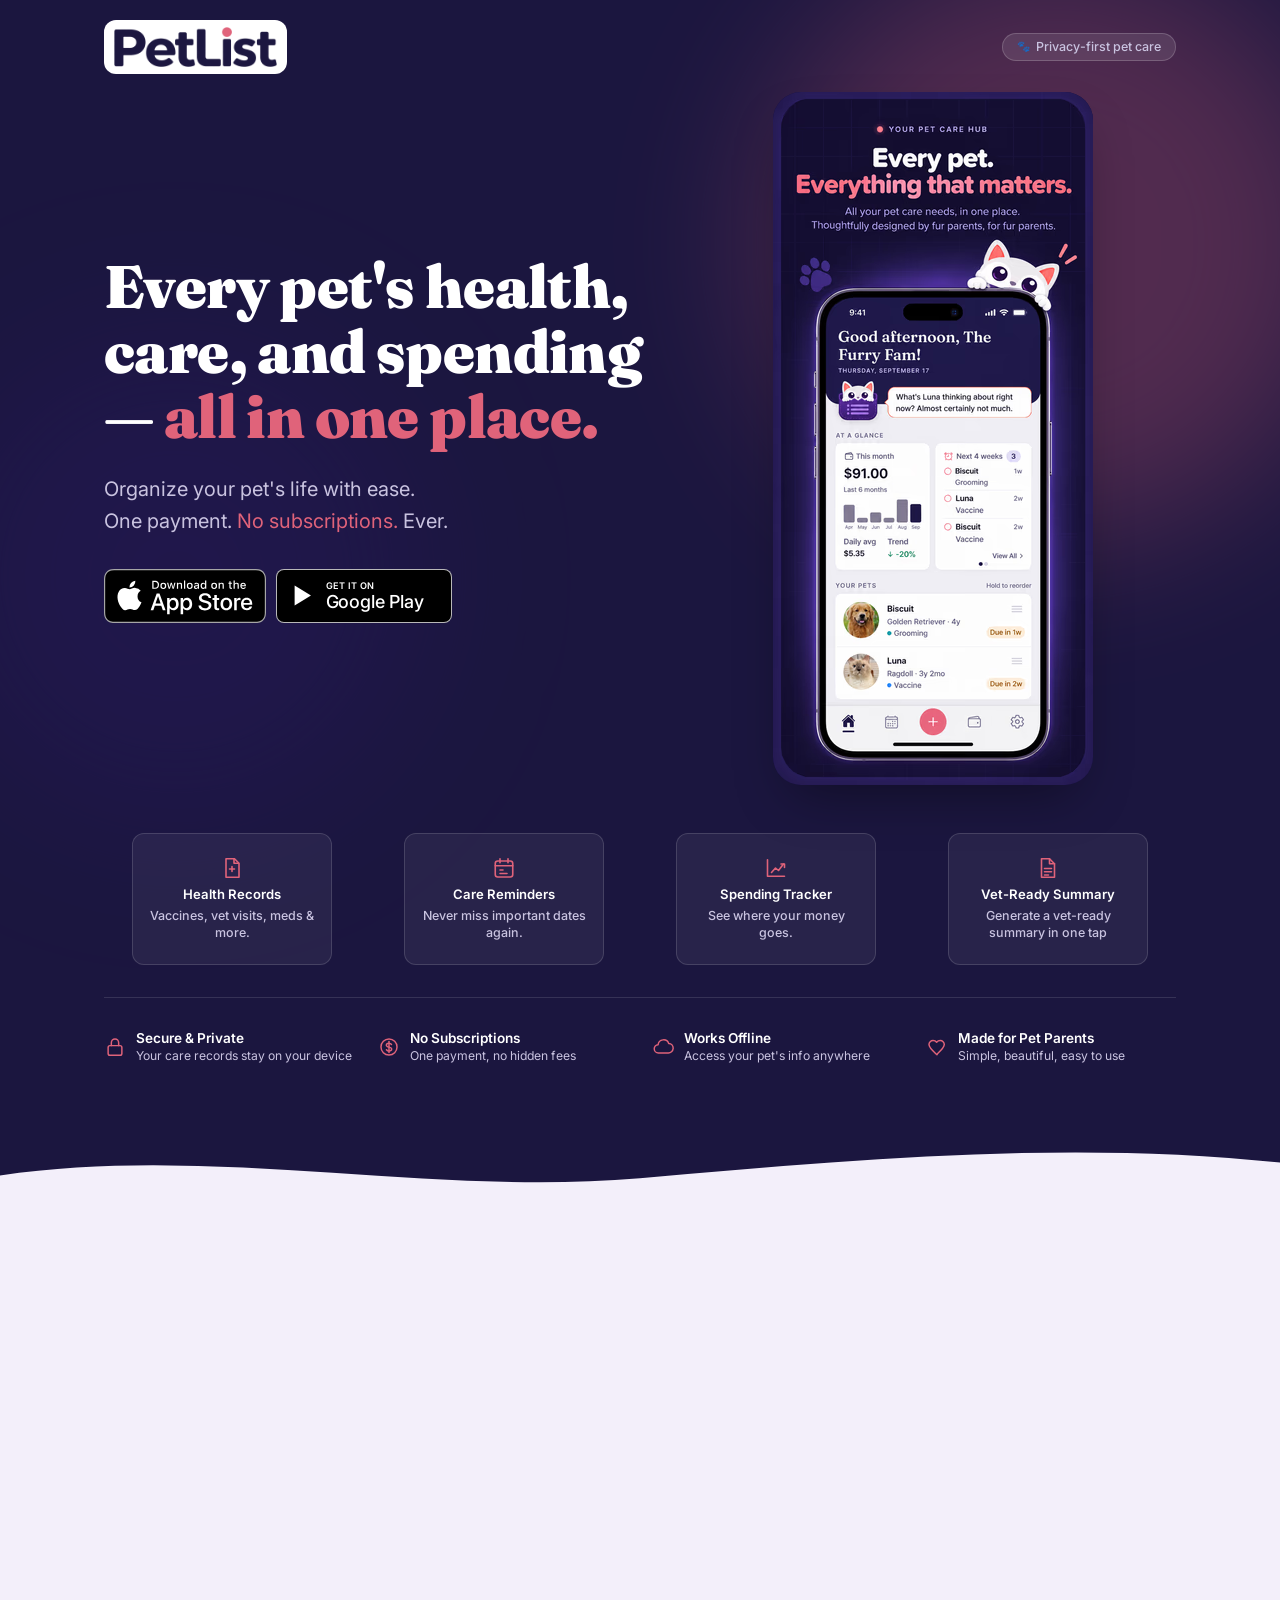
<file: index.html>
<!doctype html>
<html lang="en">
<head>
<meta charset="utf-8">
<meta name="viewport" content="width=device-width, initial-scale=1">
<title>PetList — Multi-Pet Household Organizer</title>
<meta name="description" content="Pay once, own it. PetList keeps every pet's health records, reminders, and expenses organized on your own device — no subscriptions, no ads, no account to create.">

<!-- Open Graph -->
<meta property="og:type" content="website">
<meta property="og:title" content="PetList — Multi-Pet Household Organizer">
<meta property="og:description" content="Pay once, own it. No subscriptions, no ads, no account to create.">
<meta property="og:image" content="https://mypetlist.app/assets/marketing/store/og-dashboard.jpg">
<meta property="og:url" content="https://mypetlist.app/">
<meta name="twitter:card" content="summary_large_image">

<link rel="canonical" href="https://mypetlist.app/">
<link rel="icon" href="/favicon.ico" sizes="any">
<link rel="icon" type="image/png" sizes="32x32" href="/favicon-32x32.png">
<link rel="icon" type="image/png" sizes="16x16" href="/favicon-16x16.png">
<link rel="apple-touch-icon" sizes="180x180" href="/apple-touch-icon.png">
<link rel="manifest" href="/site.webmanifest">
<meta name="theme-color" content="#1B163F">

<link rel="preconnect" href="https://fonts.googleapis.com">
<link rel="preconnect" href="https://fonts.gstatic.com" crossorigin>
<link href="https://fonts.googleapis.com/css2?family=Fraunces:wght@600;700;900&family=Inter:wght@400;500;600;700&display=swap" rel="stylesheet">

<link rel="stylesheet" href="css/styles.css">
<noscript>
<style>
  /* .scroll-fade's resting state is opacity:0, revealed either by the
     native animation-timeline: view() CSS path (needs no JS) or by the
     inline script's scroll-listener fallback. A visitor with JS disabled
     AND no animation-timeline support (the fallback's whole reason to
     exist) would otherwise see this content permanently invisible --
     this unhides it unconditionally for exactly that no-JS case. */
  .scroll-fade { opacity: 1 !important; transform: none !important; }
</style>
</noscript>
</head>
<body>

<header class="site-header" id="site-header">
  <div class="container site-header-inner">
    <a class="brand" href="./" aria-label="PetList home">
      <img class="brand-image" src="assets/marketing/petlist-wordmark.png" alt="" width="1560" height="384">
    </a>
    <p class="trust-badge"><span class="trust-badge-glyph" aria-hidden="true">🐾</span>Privacy-first pet care</p>
  </div>
</header>

<header class="hero">
  <div class="hero-ambient" aria-hidden="true"></div>

  <div class="container hero-body">
    <div class="hero-copy">
      <h1 class="hero-headline" data-split-lines>Every pet's health, care, and spending — <span class="hero-em">all in one place.</span></h1>
      <p class="hero-pitch">Organize your pet's life with ease.<span class="pitch-break"> </span>One payment. <span class="pitch-em">No subscriptions.</span> Ever.</p>
      <div class="hero-cta">
        <div class="store-badges" aria-label="Download PetList">
          <a class="appstore-badge store-badge-link" href="https://apps.apple.com/app/id6800233515" aria-label="Download PetList on the App Store">
            <img src="assets/marketing/app-store-badge.svg" alt="Download on the App Store" width="180" height="60">
          </a>
          <a class="google-play-badge store-badge-link" href="/android" aria-label="Get PetList on Google Play">
            <svg class="google-play-mark" viewBox="0 0 24 24" aria-hidden="true" focusable="false">
              <path d="M5.5 3.75v16.5L19 12z"/>
            </svg>
            <span class="google-play-copy">
              <span class="google-play-kicker">GET IT ON</span>
              <span class="google-play-name">Google Play</span>
            </span>
          </a>
        </div>
      </div>
    </div>

    <div class="hero-visual">
      <figure class="store-shot store-shot--hero">
        <img src="assets/marketing/store/dash.avif"
             srcset="assets/marketing/store/dash.avif 320w, assets/marketing/store/dash-800.avif 800w"
             sizes="(max-width: 410px) 78vw, 320px"
             alt="PetList dashboard showing household spending, upcoming care, and pet cards for Biscuit and Luna"
             width="320" height="693" decoding="async" fetchpriority="high">
      </figure>
    </div>
  </div>

  <!-- Sibling of .hero-body, NOT a child of it: dropping this into
       .hero-copy would make the left column roughly twice the height of the
       right one, breaking the grid's align-items:center and dragging the
       screenshot to the middle of a very tall row. As a sibling the 860px
       two-column rule needs no change at all. -->
  <div class="container hero-extras">
    <!-- These feature summaries are static content. The store screenshots
         below provide the detailed visual tour. -->
    <ul class="feature-row">
      <li>
        <div class="feature-chip">
          <svg class="feature-icon" viewBox="0 0 24 24" aria-hidden="true" focusable="false">
            <path d="M6 2.75h8.5L19 7.25v14H6z"/>
            <path d="M14 2.75v4.5h4.5"/>
            <path d="M12 10.5v5M9.5 13h5"/>
          </svg>
          <span class="feature-label">Health Records</span>
          <span class="feature-desc">Vaccines, vet visits, meds &amp; more.</span>
        </div>
      </li>
      <li>
        <div class="feature-chip">
          <svg class="feature-icon" viewBox="0 0 24 24" aria-hidden="true" focusable="false">
            <rect x="3.25" y="5" width="17.5" height="16" rx="2.5"/>
            <path d="M3.25 9.75h17.5M8 2.75v4M16 2.75v4"/>
            <path d="M8 14h3M8 17.5h7"/>
          </svg>
          <span class="feature-label">Care Reminders</span>
          <span class="feature-desc">Never miss important dates again.</span>
        </div>
      </li>
      <li>
        <div class="feature-chip">
          <svg class="feature-icon" viewBox="0 0 24 24" aria-hidden="true" focusable="false">
            <path d="M3.5 20.25V3.75M3.5 20.25h17"/>
            <path d="M7.5 16.5l4-4.5 3 2.5 5-6.5"/>
            <path d="M20.5 8v3.5M20.5 8H17"/>
          </svg>
          <span class="feature-label">Spending Tracker</span>
          <span class="feature-desc">See where your money goes.</span>
        </div>
      </li>
      <li>
        <div class="feature-chip">
          <svg class="feature-icon" viewBox="0 0 24 24" aria-hidden="true" focusable="false">
            <path d="M5.5 2.75h8L18.5 7.75v13.5h-13z"/>
            <path d="M13.5 2.75v5h5"/>
            <path d="M8.5 12.5h7M8.5 15.75h7M8.5 19h4"/>
          </svg>
          <span class="feature-label">Vet-Ready Summary</span>
          <span class="feature-desc">Generate a vet-ready summary in one tap</span>
        </div>
      </li>
    </ul>

    <ul class="trust-bar">
      <li class="trust-item">
        <svg class="trust-icon" viewBox="0 0 24 24" aria-hidden="true" focusable="false">
          <rect x="4.5" y="10.5" width="15" height="10.5" rx="2"/>
          <path d="M8 10.5V7.25a4 4 0 018 0v3.25"/>
        </svg>
        <span class="trust-label">Secure &amp; Private</span>
        <span class="trust-desc">Your care records stay on your device</span>
      </li>
      <li class="trust-item">
        <svg class="trust-icon" viewBox="0 0 24 24" aria-hidden="true" focusable="false">
          <circle cx="12" cy="12" r="8.75"/>
          <path d="M14.75 9.25c-.6-.85-1.6-1.35-2.75-1.35-1.7 0-2.9.9-2.9 2.1 0 2.85 5.8 1.35 5.8 4.2 0 1.2-1.2 2.1-2.9 2.1-1.15 0-2.15-.5-2.75-1.35"/>
          <path d="M12 6.1v11.8"/>
        </svg>
        <span class="trust-label">No Subscriptions</span>
        <span class="trust-desc">One payment, no hidden fees</span>
      </li>
      <li class="trust-item">
        <svg class="trust-icon" viewBox="0 0 24 24" aria-hidden="true" focusable="false">
          <path d="M7 18.5a4.5 4.5 0 01-.35-8.99 6 6 0 0111.6-1.4A4.25 4.25 0 0117.5 18.5z"/>
        </svg>
        <span class="trust-label">Works Offline</span>
        <span class="trust-desc">Access your pet's info anywhere</span>
      </li>
      <li class="trust-item">
        <svg class="trust-icon" viewBox="0 0 24 24" aria-hidden="true" focusable="false">
          <path d="M12 20.5l-1.3-1.2C6.1 15.2 3.25 12.6 3.25 9.4A4.4 4.4 0 017.7 5c1.5 0 2.95.7 3.9 1.82A5.2 5.2 0 0115.5 5a4.4 4.4 0 014.45 4.4c0 3.2-2.85 5.8-7.45 9.9z"/>
        </svg>
        <span class="trust-label">Made for Pet Parents</span>
        <span class="trust-desc">Simple, beautiful, easy to use</span>
      </li>
    </ul>
  </div>

  <!-- Wave transition into the lavender section below, replacing the flat
       edge the two background colours used to butt against. Absolutely
       positioned, so it adds no height and contributes nothing to CLS;
       preserveAspectRatio="none" plus width:100% means it stretches to any
       viewport rather than overflowing one. -->
  <svg class="hero-wave" viewBox="0 0 1440 90" preserveAspectRatio="none" aria-hidden="true" focusable="false">
    <path d="M0,54 C240,10 480,84 720,58 C960,32 1200,4 1440,36 L1440,90 L0,90 Z"/>
  </svg>
</header>

<main>
  <section class="showcase" aria-labelledby="showcase-heading">
    <div class="container">
      <div class="section-heading scroll-fade">
        <p class="section-eyebrow">What's inside</p>
        <h2 class="section-title" id="showcase-heading">Everything your pets' care needs, organized</h2>
      </div>

      <div class="store-gallery" role="list" aria-label="PetList feature highlights">
        <figure class="store-shot store-shot-card scroll-fade" role="listitem">
          <img src="assets/marketing/store/calendar.avif"
               srcset="assets/marketing/store/calendar.avif 320w, assets/marketing/store/calendar-800.avif 800w"
               sizes="(max-width: 760px) min(78vw, 320px), (max-width: 1199px) min(44vw, 320px), min(24vw, 254px)"
               alt="PetList Calendar showing upcoming grooming and vaccine care across Biscuit and Luna"
               width="320" height="693" loading="lazy" decoding="async">
        </figure>
        <figure class="store-shot store-shot-card scroll-fade" role="listitem">
          <img src="assets/marketing/store/schedule-reminders.avif"
               srcset="assets/marketing/store/schedule-reminders.avif 320w, assets/marketing/store/schedule-reminders-800.avif 800w"
               sizes="(max-width: 760px) min(78vw, 320px), (max-width: 1199px) min(44vw, 320px), min(24vw, 254px)"
               alt="PetList Schedule an event form with recurring care, reminders, and an overdue care prompt"
               width="320" height="695" loading="lazy" decoding="async">
        </figure>
        <figure class="store-shot store-shot-card scroll-fade" role="listitem">
          <img src="assets/marketing/store/daily-tasks.avif"
               srcset="assets/marketing/store/daily-tasks.avif 320w, assets/marketing/store/daily-tasks-800.avif 800w"
               sizes="(max-width: 760px) min(78vw, 320px), (max-width: 1199px) min(44vw, 320px), min(24vw, 254px)"
               alt="PetList Daily Tasks showing recurring household and pet care streaks"
               width="320" height="695" loading="lazy" decoding="async">
        </figure>
        <figure class="store-shot store-shot-card scroll-fade" role="listitem">
          <img src="assets/marketing/store/timeline-history.avif"
               srcset="assets/marketing/store/timeline-history.avif 320w, assets/marketing/store/timeline-history-800.avif 800w"
               sizes="(max-width: 760px) min(78vw, 320px), (max-width: 1199px) min(44vw, 320px), min(24vw, 254px)"
               alt="PetList pet timeline for Biscuit with upcoming care, weight, expenses, and history"
               width="320" height="695" loading="lazy" decoding="async">
        </figure>
        <figure class="store-shot store-shot-card scroll-fade" role="listitem">
          <img src="assets/marketing/store/expense.avif"
               srcset="assets/marketing/store/expense.avif 320w, assets/marketing/store/expense-800.avif 800w"
               sizes="(max-width: 760px) min(78vw, 320px), (max-width: 1199px) min(44vw, 320px), min(24vw, 254px)"
               alt="PetList Expenses showing monthly totals, category breakdown, spending by pet, and recent expenses"
               width="320" height="693" loading="lazy" decoding="async">
        </figure>
        <figure class="store-shot store-shot-card scroll-fade" role="listitem">
          <img src="assets/marketing/store/vet-summary.avif"
               srcset="assets/marketing/store/vet-summary.avif 320w, assets/marketing/store/vet-summary-800.avif 800w"
               sizes="(max-width: 760px) min(78vw, 320px), (max-width: 1199px) min(44vw, 320px), min(24vw, 254px)"
               alt="PetList vet-ready summary showing health events, vaccinations, neuter status, and weight trend"
               width="320" height="693" loading="lazy" decoding="async">
        </figure>
        <figure class="store-shot store-shot-card scroll-fade" role="listitem">
          <img src="assets/marketing/store/backup.avif"
               srcset="assets/marketing/store/backup.avif 320w, assets/marketing/store/backup-800.avif 800w"
               sizes="(max-width: 760px) min(78vw, 320px), (max-width: 1199px) min(44vw, 320px), min(24vw, 254px)"
               alt="PetList Backup and Restore screen showing private household backup and restore controls"
               width="320" height="695" loading="lazy" decoding="async">
        </figure>
      </div>
    </div>
  </section>

  <section class="upcoming" aria-labelledby="upcoming-heading">
    <div class="container">
      <div class="section-heading scroll-fade">
        <p class="section-eyebrow">On the roadmap</p>
        <h2 class="section-title" id="upcoming-heading">More on the way</h2>
      </div>

      <ul class="upcoming-list">
        <li class="upcoming-item scroll-fade">
          <span class="upcoming-label">Budgeting</span>
          <span class="upcoming-desc">Per-pet and per-household spending goals</span>
        </li>
        <li class="upcoming-item scroll-fade">
          <span class="upcoming-label">Pregnancy tracker</span>
          <span class="upcoming-desc">Care milestones for expecting pets</span>
        </li>
        <li class="upcoming-item scroll-fade">
          <span class="upcoming-label">Vet guidelines</span>
          <span class="upcoming-desc">Trusted care reference, built in</span>
        </li>
        <li class="upcoming-item scroll-fade">
          <span class="upcoming-label">Food &amp; diet tracker</span>
          <span class="upcoming-desc">Log reactions and preferences</span>
        </li>
        <li class="upcoming-item scroll-fade">
          <span class="upcoming-label">Smart, on-device insights</span>
          <span class="upcoming-desc">Helpful patterns, worked out on your device</span>
        </li>
      </ul>
    </div>
  </section>

  <section id="android" class="store-availability" aria-labelledby="store-availability-heading">
    <div class="container store-availability-inner scroll-fade">
      <p class="store-availability-eyebrow">Available now</p>
      <h2 class="store-availability-title" id="store-availability-heading">PetList is on iOS and Android</h2>
      <p class="store-availability-body">Choose your platform and keep every pet's care in one private place. One payment, no subscriptions.</p>
      <div class="store-badges store-availability-badges" aria-label="Get PetList">
        <a class="appstore-badge store-badge-link" href="https://apps.apple.com/app/id6800233515" aria-label="Download PetList on the App Store">
          <img src="assets/marketing/app-store-badge.svg" alt="Download on the App Store" width="180" height="60">
        </a>
        <a class="google-play-badge store-badge-link" href="/android" aria-label="Get PetList on Google Play">
          <svg class="google-play-mark" viewBox="0 0 24 24" aria-hidden="true" focusable="false">
            <path d="M5.5 3.75v16.5L19 12z"/>
          </svg>
          <span class="google-play-copy">
            <span class="google-play-kicker">GET IT ON</span>
            <span class="google-play-name">Google Play</span>
          </span>
        </a>
      </div>
    </div>
  </section>
</main>

<footer class="site-footer">
  <div class="container footer-inner scroll-fade">
    <p>&copy; 2026 PetList. All rights reserved.</p>
    <nav class="footer-links" aria-label="Legal and support">
      <a href="privacy-policy/">Privacy Policy</a>
      <a href="terms-of-service/">Terms of Service</a>
      <a href="mailto:support@mypetlist.app">Support</a>
    </nav>
  </div>
</footer>

<script>
  (function () {
    var reduceMotion = window.matchMedia('(prefers-reduced-motion: reduce)').matches;

    // ---- Per-line text reveal (item 4a) ----
    // CSS can't address a rendered line, so wrap each word, measure which
    // words share an offsetTop, and stamp that group index onto them as
    // --line for the stagger. Runs only when motion is allowed; without it
    // the elements keep their plain whole-block fade, which is also the
    // no-JS fallback (nothing here is required for text to be visible).
    var splitTargets = document.querySelectorAll('[data-split-lines]');

    // Round 9: the headline now contains an inline <span class="hero-em">
    // for the coral emphasis, so the cached source is innerHTML, not
    // textContent. The previous version round-tripped through textContent
    // (read it, then `el.textContent = ''`), which silently deleted any
    // inline markup -- on first run AND again on every resize re-split.
    // Text nodes are therefore split IN PLACE rather than by rebuilding the
    // element's children from a flat string.
    function splitIntoLines(el) {
      if (!el.dataset.splitSource) el.dataset.splitSource = el.innerHTML;
      el.innerHTML = el.dataset.splitSource;

      // Snapshot the text nodes before touching any of them: replacing a
      // node while iterating a live childNodes list skips the next entry.
      var textNodes = [];
      (function collect(node) {
        Array.prototype.forEach.call(node.childNodes, function (child) {
          if (child.nodeType === 3) textNodes.push(child);
          else if (child.nodeType === 1) collect(child);
        });
      })(el);

      textNodes.forEach(function (node) {
        var frag = document.createDocumentFragment();
        node.nodeValue.split(/(\s+)/).forEach(function (token) {
          if (token === '') return;
          if (/^\s+$/.test(token)) {
            // Real text node, so words stay separated for selection/copy and
            // for screen readers.
            frag.appendChild(document.createTextNode(token));
            return;
          }
          var span = document.createElement('span');
          span.className = 'line-word';
          span.textContent = token;
          frag.appendChild(span);
        });
        node.parentNode.replaceChild(frag, node);
      });

      // querySelectorAll returns document order, so words nested inside
      // .hero-em are grouped into lines alongside their unemphasised
      // neighbours rather than forming a separate sequence.
      var lineIndex = -1;
      var lastTop = null;
      Array.prototype.forEach.call(el.querySelectorAll('.line-word'), function (span) {
        var top = span.offsetTop;
        if (lastTop === null || Math.abs(top - lastTop) > 2) {
          lineIndex += 1;
          lastTop = top;
        }
        span.style.setProperty('--line', lineIndex);
      });

      el.classList.add('has-split');
    }

    if (!reduceMotion) {
      splitTargets.forEach(splitIntoLines);

      // The hero headline is part of the on-load sequence (a fixed short
      // delay), not scroll-triggered -- this round's simplification only
      // touched scroll-triggered entrances (see the ticket: "the hero...
      // stays as-is"), so this element is now the only .has-split target.
      var heroHeadline = document.querySelector('.hero-headline.has-split');
      if (heroHeadline) {
        requestAnimationFrame(function () {
          setTimeout(function () { heroHeadline.classList.add('is-revealed'); }, 100);
        });
      }

      // Re-measure on resize: the line grouping is width-dependent, so a
      // rotated phone or resized window would otherwise keep stale indices.
      // Already-revealed elements are re-revealed immediately rather than
      // replaying, so resizing never hides text that was on screen.
      var resizeTimer;
      window.addEventListener('resize', function () {
        clearTimeout(resizeTimer);
        resizeTimer = setTimeout(function () {
          splitTargets.forEach(function (el) {
            var wasRevealed = el.classList.contains('is-revealed');
            splitIntoLines(el);
            if (wasRevealed) el.classList.add('is-revealed');
          });
        }, 150);
      });
    }

    // ---- Scroll-linked fade-up (item 3, round 3) ----
    // .scroll-fade (css/styles.css has the full rationale) is driven natively
    // by animation-timeline: view() wherever the browser supports it -- zero
    // JS, runs on the compositor. This block is ONLY the fallback for browsers
    // that don't: it computes the identical "entry" progress from a scroll
    // listener and drives the same opacity/transform via inline styles. The
    // CSS.supports check is what keeps the two from ever fighting over the
    // same element -- exactly one of them is live at a time.
    if (reduceMotion) {
      // Reduced motion: css/styles.css's @media block already forces every
      // .scroll-fade to its resting visible state with !important, so
      // there's nothing for this script to do.
    } else if (!(window.CSS && CSS.supports && CSS.supports('animation-timeline', 'view()'))) {
      var fadeTargets = Array.prototype.slice.call(
        document.querySelectorAll('.scroll-fade')
      );
      var fadeTicking = false;

      var updateFades = function () {
        var vh = window.innerHeight;
        // Progress reaches 1 once the element's top edge has scrolled up to
        // ~56% down the viewport -- tuned (see this round's verification
        // notes) to land in the same 50-60%-down-viewport completion point
        // measured for the native animation-timeline path's `cover 38%`
        // range, so the two mechanisms feel identical regardless of which
        // one a given browser is actually running. Below that (element
        // still lower/entering), progress trails scroll position live;
        // above it, holds at 1 (no exit fade as it continues off-screen).
        var endAt = vh * 0.56;
        // Safety clamp: an element close enough to the bottom of the page
        // (the footer, chiefly) can have no scroll room left past it once
        // the document is maxed out -- its own rect.top would never reach
        // endAt, leaving it stuck at partial opacity forever for a reader
        // who's reached the bottom. If the page is at (or within a couple
        // px of, for sub-pixel/zoom rounding) its maximum scroll position,
        // force every tracked element to its fully-revealed state instead
        // of trusting the geometry-dependent formula below.
        var atMaxScroll = window.scrollY + vh >= document.documentElement.scrollHeight - 2;
        fadeTargets.forEach(function (el) {
          if (atMaxScroll) {
            el.style.opacity = 1;
            el.style.transform = 'translateY(0px)';
            return;
          }
          var rect = el.getBoundingClientRect();
          var progress = (vh - rect.top) / (vh - endAt);
          progress = Math.max(0, Math.min(1, progress));
          el.style.opacity = progress;
          el.style.transform = 'translateY(' + ((1 - progress) * 28).toFixed(2) + 'px)';
        });
        fadeTicking = false;
      };

      window.addEventListener('scroll', function () {
        if (!fadeTicking) { requestAnimationFrame(updateFades); fadeTicking = true; }
      }, { passive: true });
      window.addEventListener('resize', function () {
        if (!fadeTicking) { requestAnimationFrame(updateFades); fadeTicking = true; }
      });
      updateFades();
    }

    // ---- Persistent header: shrinks + gains a blurred background once
    // scrolled past the hero, reverts when scrolled back to top. Fixed
    // positioning keeps it out of document flow, so this never shifts any
    // other content (no CLS contribution). ----
    var header = document.getElementById('site-header');
    var hero = document.querySelector('.hero');
    if (header && hero) {
      var ticking = false;
      var updateHeader = function () {
        var threshold = Math.max(120, hero.offsetHeight * 0.55);
        header.classList.toggle('is-scrolled', window.scrollY > threshold);
        ticking = false;
      };
      window.addEventListener('scroll', function () {
        if (!ticking) {
          window.requestAnimationFrame(updateHeader);
          ticking = true;
        }
      }, { passive: true });
      updateHeader();
    }


  })();
</script>

</body>
</html>
</file>
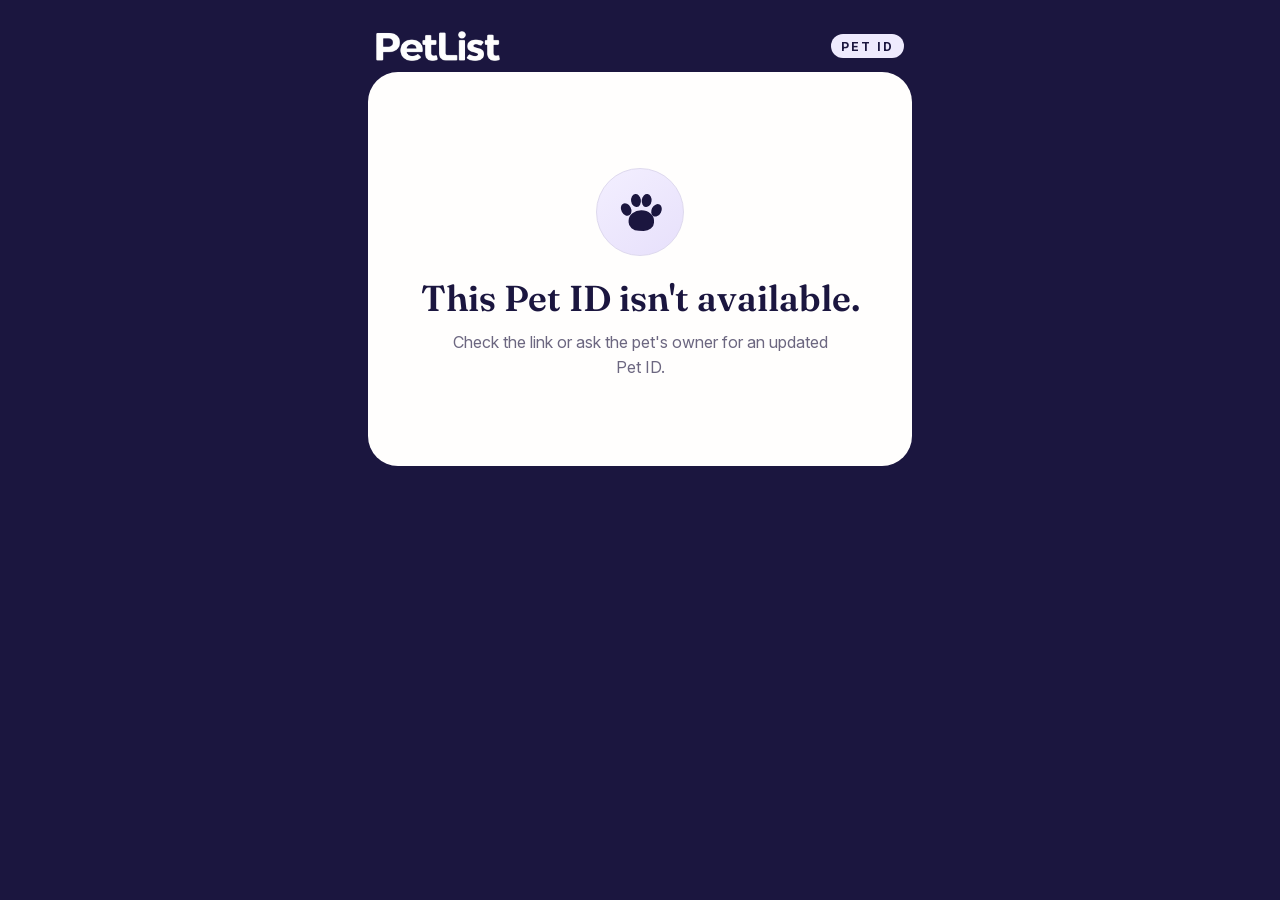
<file: p/index.html>
<!doctype html>
<html lang="en">
<head>
  <meta charset="utf-8">
  <meta http-equiv="Content-Security-Policy" content="default-src 'none'; script-src 'self'; style-src 'self'; font-src 'self'; connect-src https://firestore.googleapis.com; img-src 'self' https://firebasestorage.googleapis.com; object-src 'none'; base-uri 'none'; form-action 'none'; frame-src 'none'; media-src 'none'; worker-src 'none'; manifest-src 'none'; upgrade-insecure-requests">
  <meta name="viewport" content="width=device-width, initial-scale=1, viewport-fit=cover">
  <meta name="format-detection" content="telephone=no">
  <meta name="theme-color" content="#1B163F">
  <meta name="referrer" content="no-referrer">
  <meta name="robots" content="noindex, nofollow">
  <title>Pet ID · PetList</title>
  <link rel="stylesheet" href="finder.css">
  <script defer src="profile.js"></script>
  <script defer src="load.js"></script>
  <script defer src="view.js"></script>
  <script defer src="main.js"></script>
</head>
<body>
  <main class="page-shell">
    <header class="card-header">
      <a class="wordmark-link" href="https://mypetlist.app/"><img class="wordmark" src="../assets/marketing/petlist-wordmark.png" alt="PetList" width="1560" height="384"></a>
      <span class="eyebrow">PET ID</span>
    </header>
    <article class="pet-id-card" data-pet-id-root data-state="loading" aria-live="polite" aria-busy="true">
      <section class="loading-state" aria-label="Loading Pet ID">
        <div class="skeleton skeleton-avatar" aria-hidden="true"></div>
        <div class="loading-lines" aria-hidden="true">
          <div class="skeleton skeleton-name"></div>
          <div class="skeleton skeleton-detail"></div>
        </div>
      </section>
      <div class="skeleton skeleton-panel" aria-hidden="true"></div>
      <div class="skeleton skeleton-row" aria-hidden="true"></div>
      <div class="skeleton skeleton-row skeleton-row-lower" aria-hidden="true"></div>
    </article>
  </main>
</body>
</html>
</file>
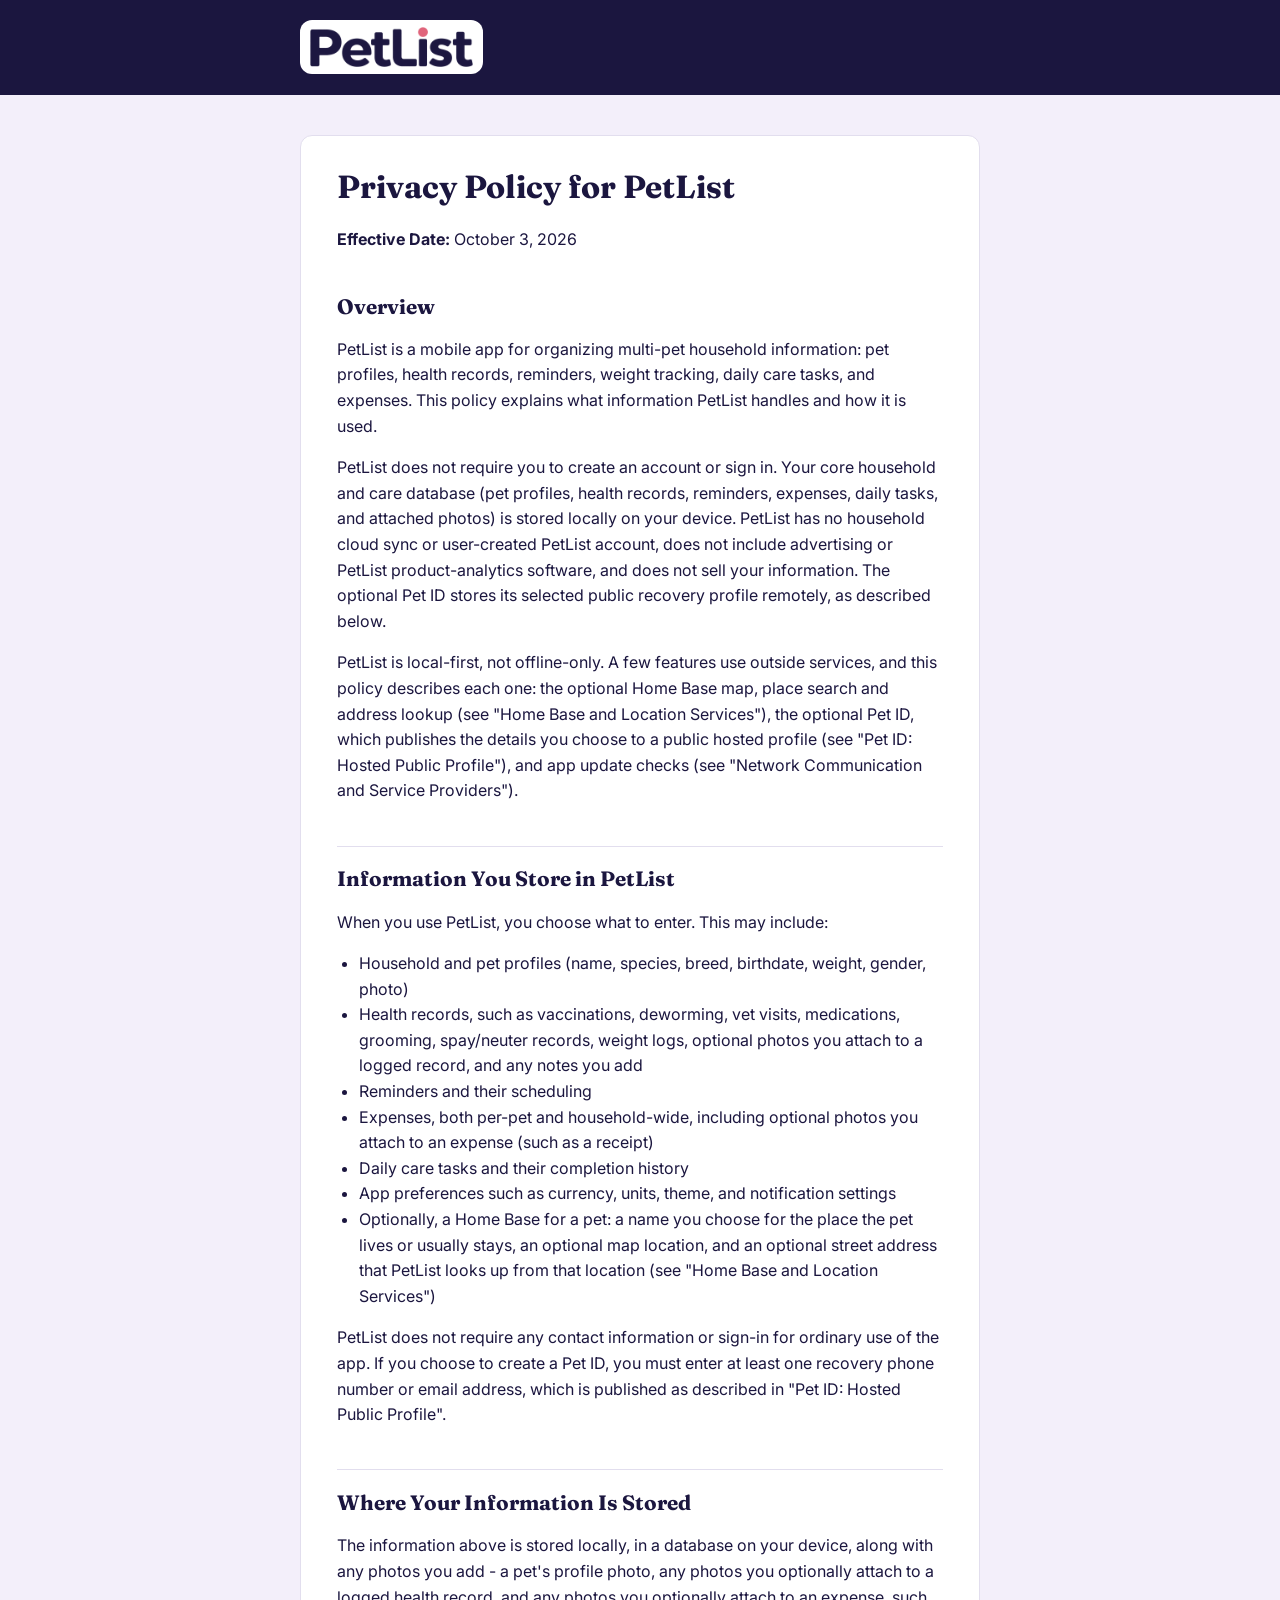
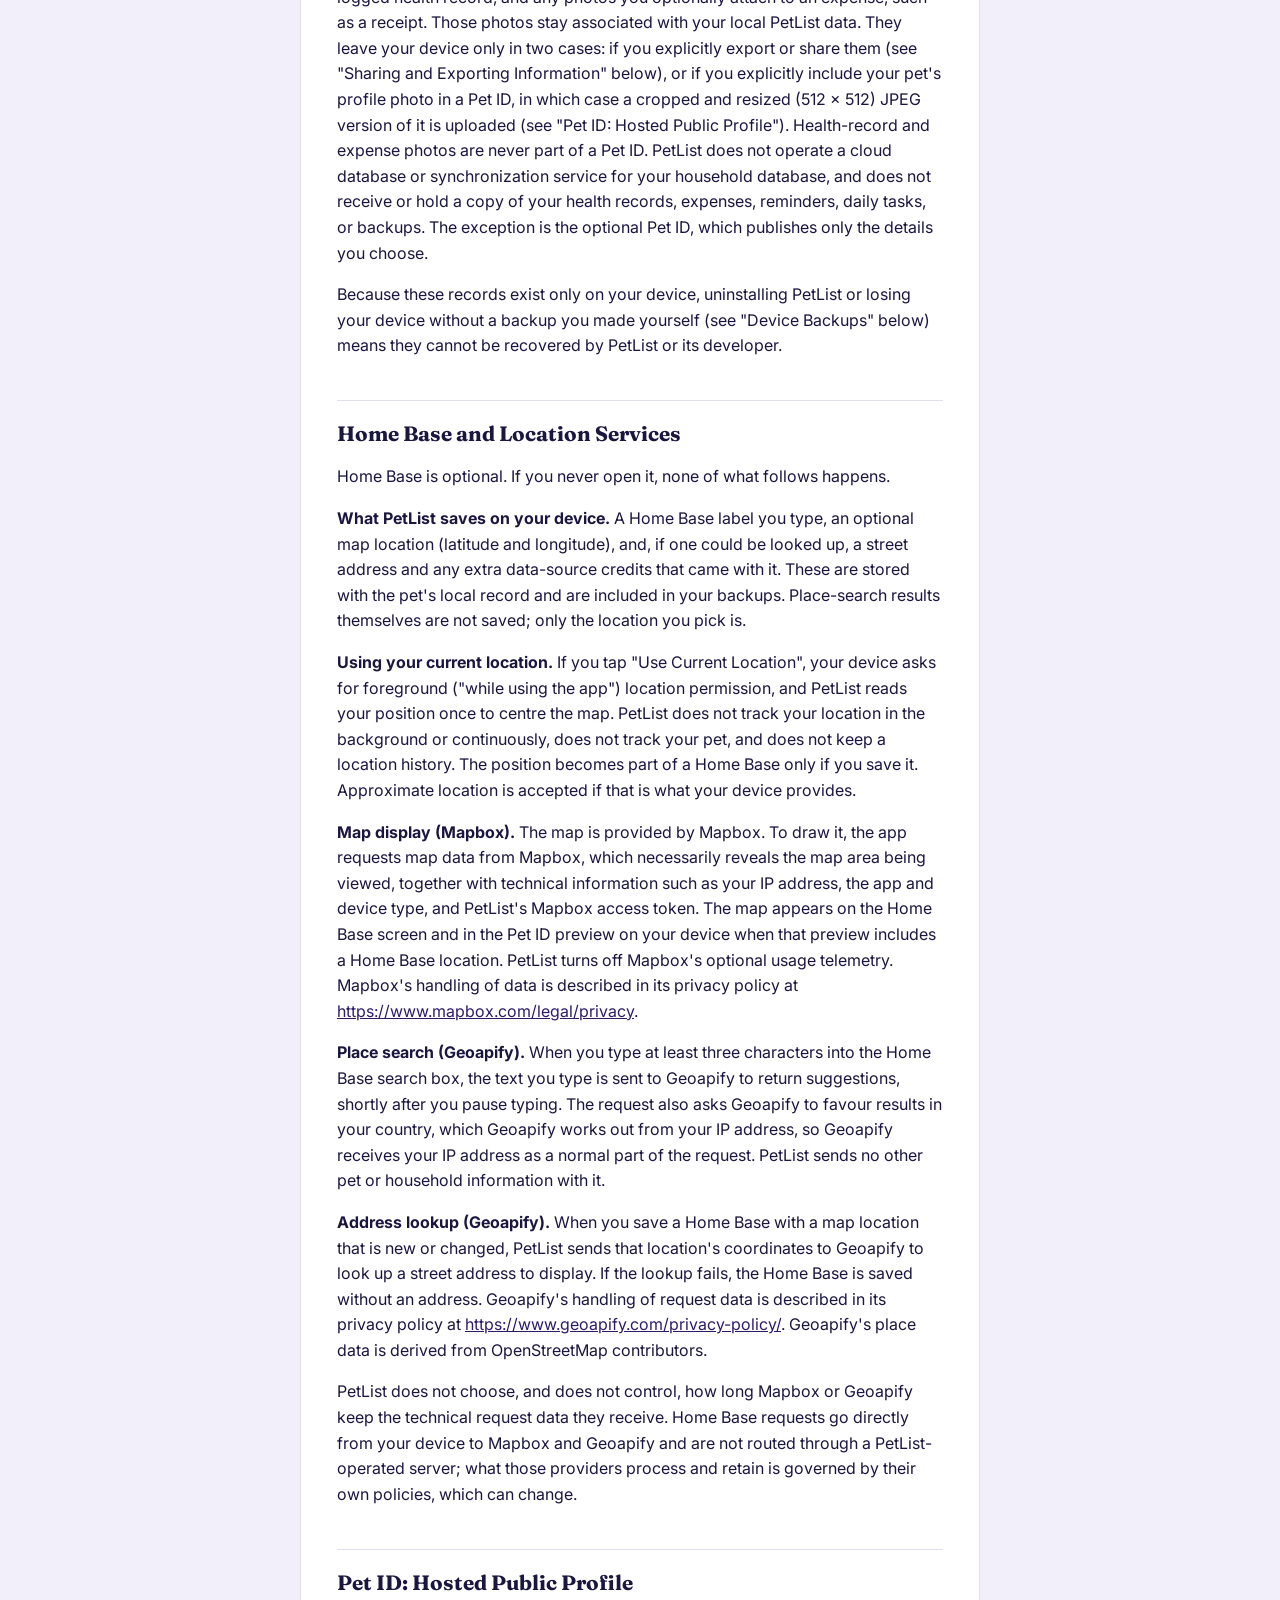
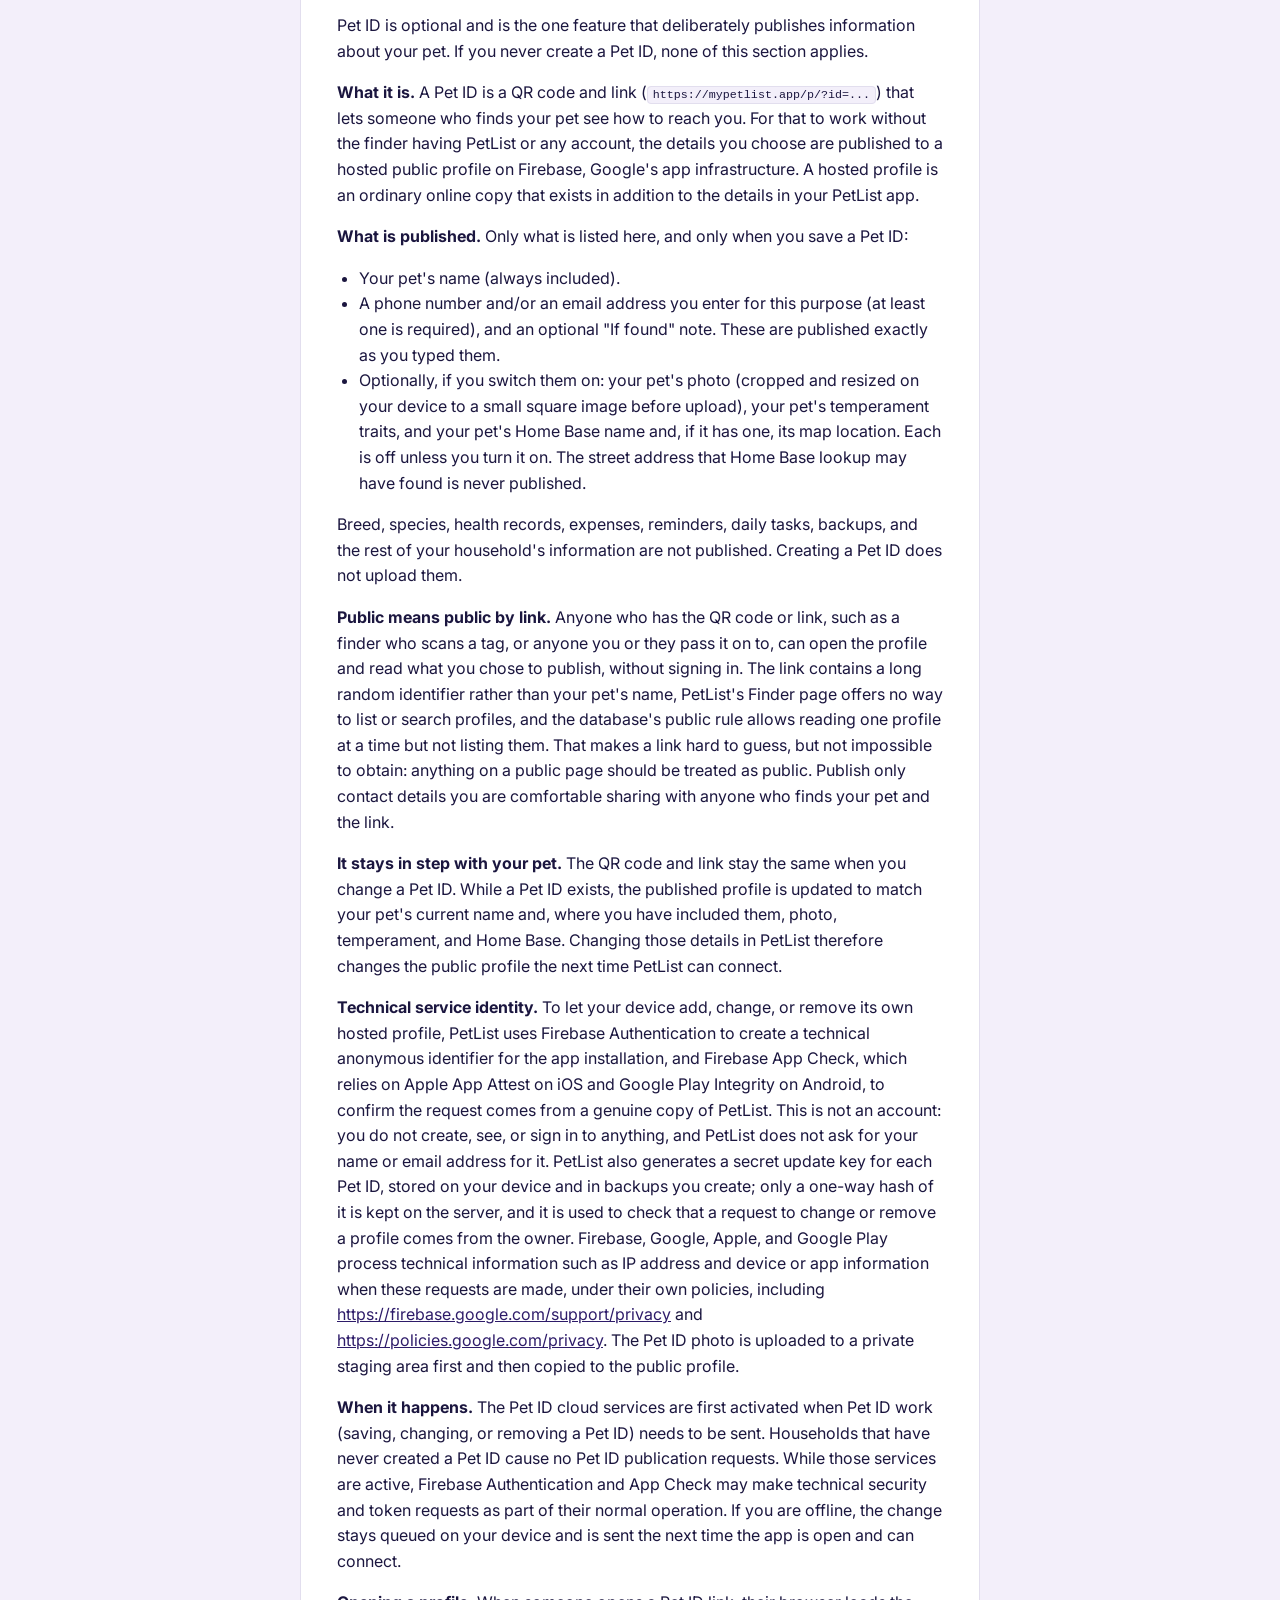
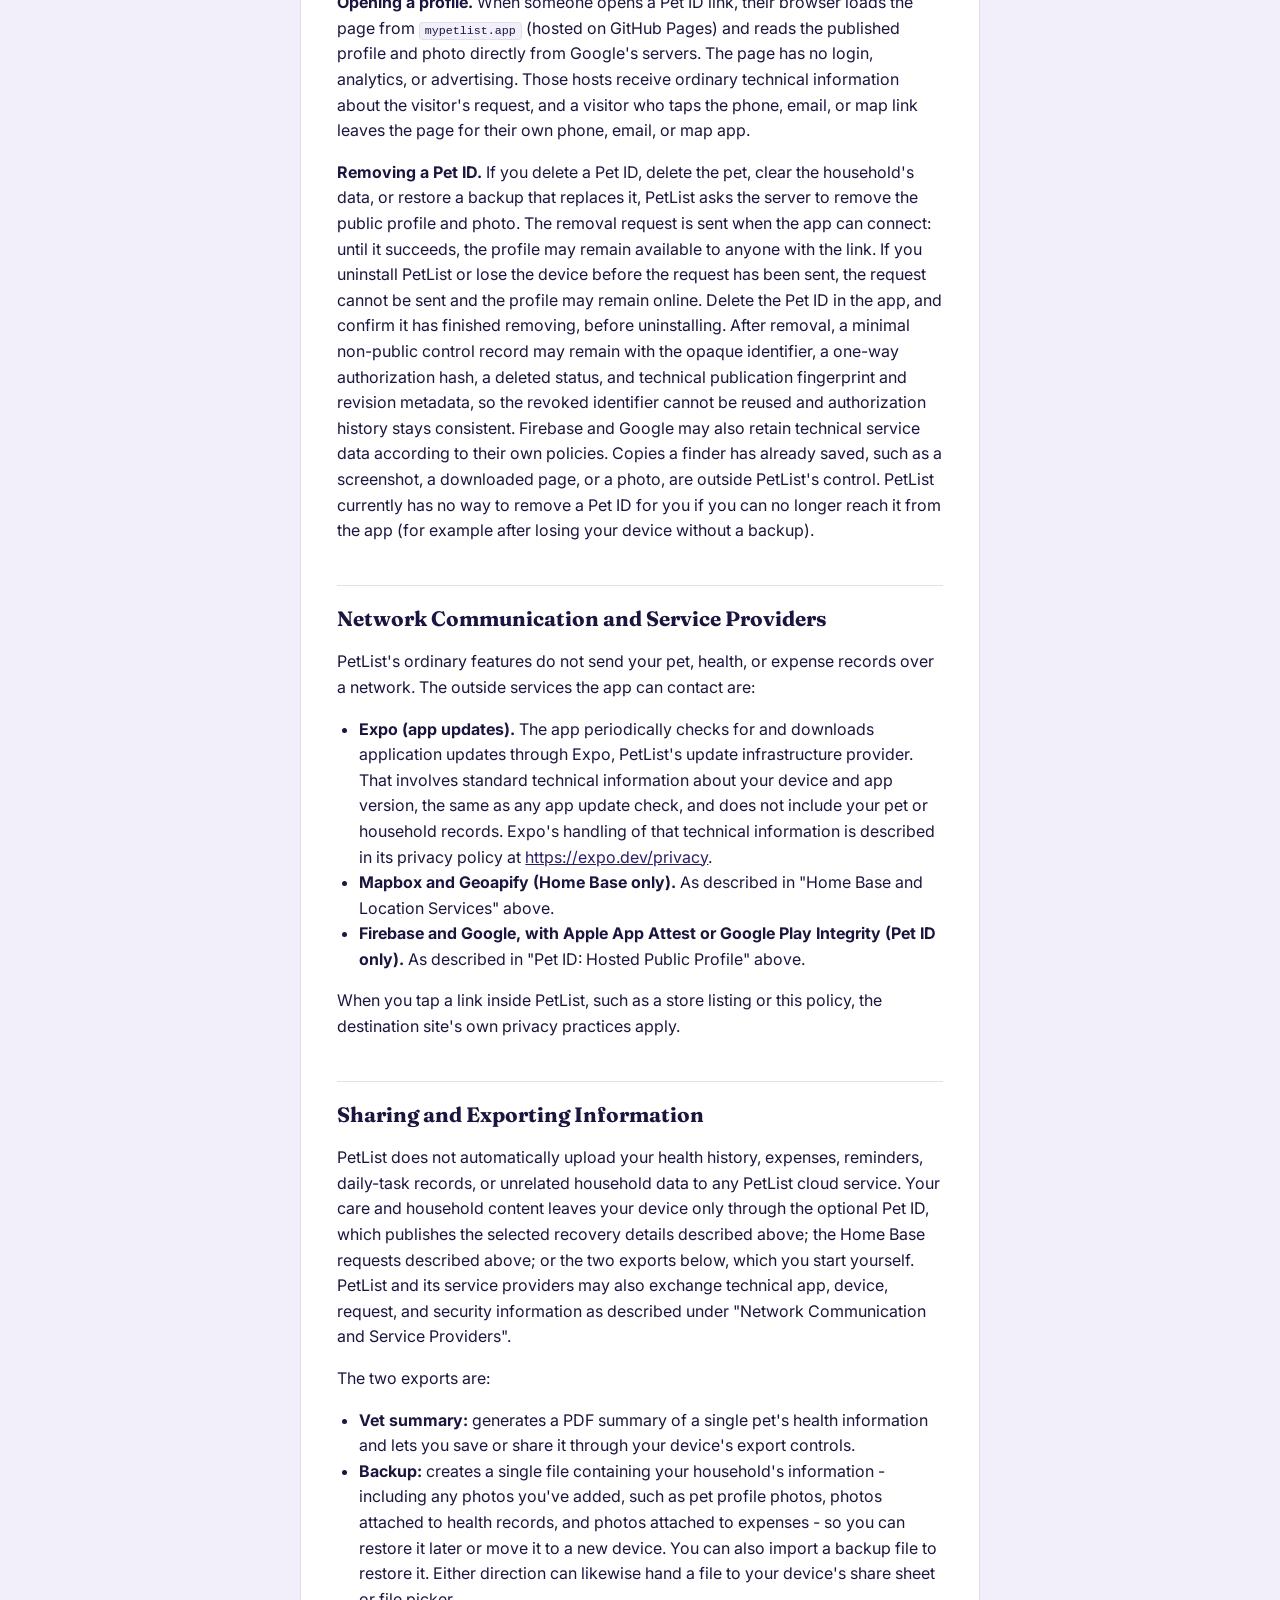
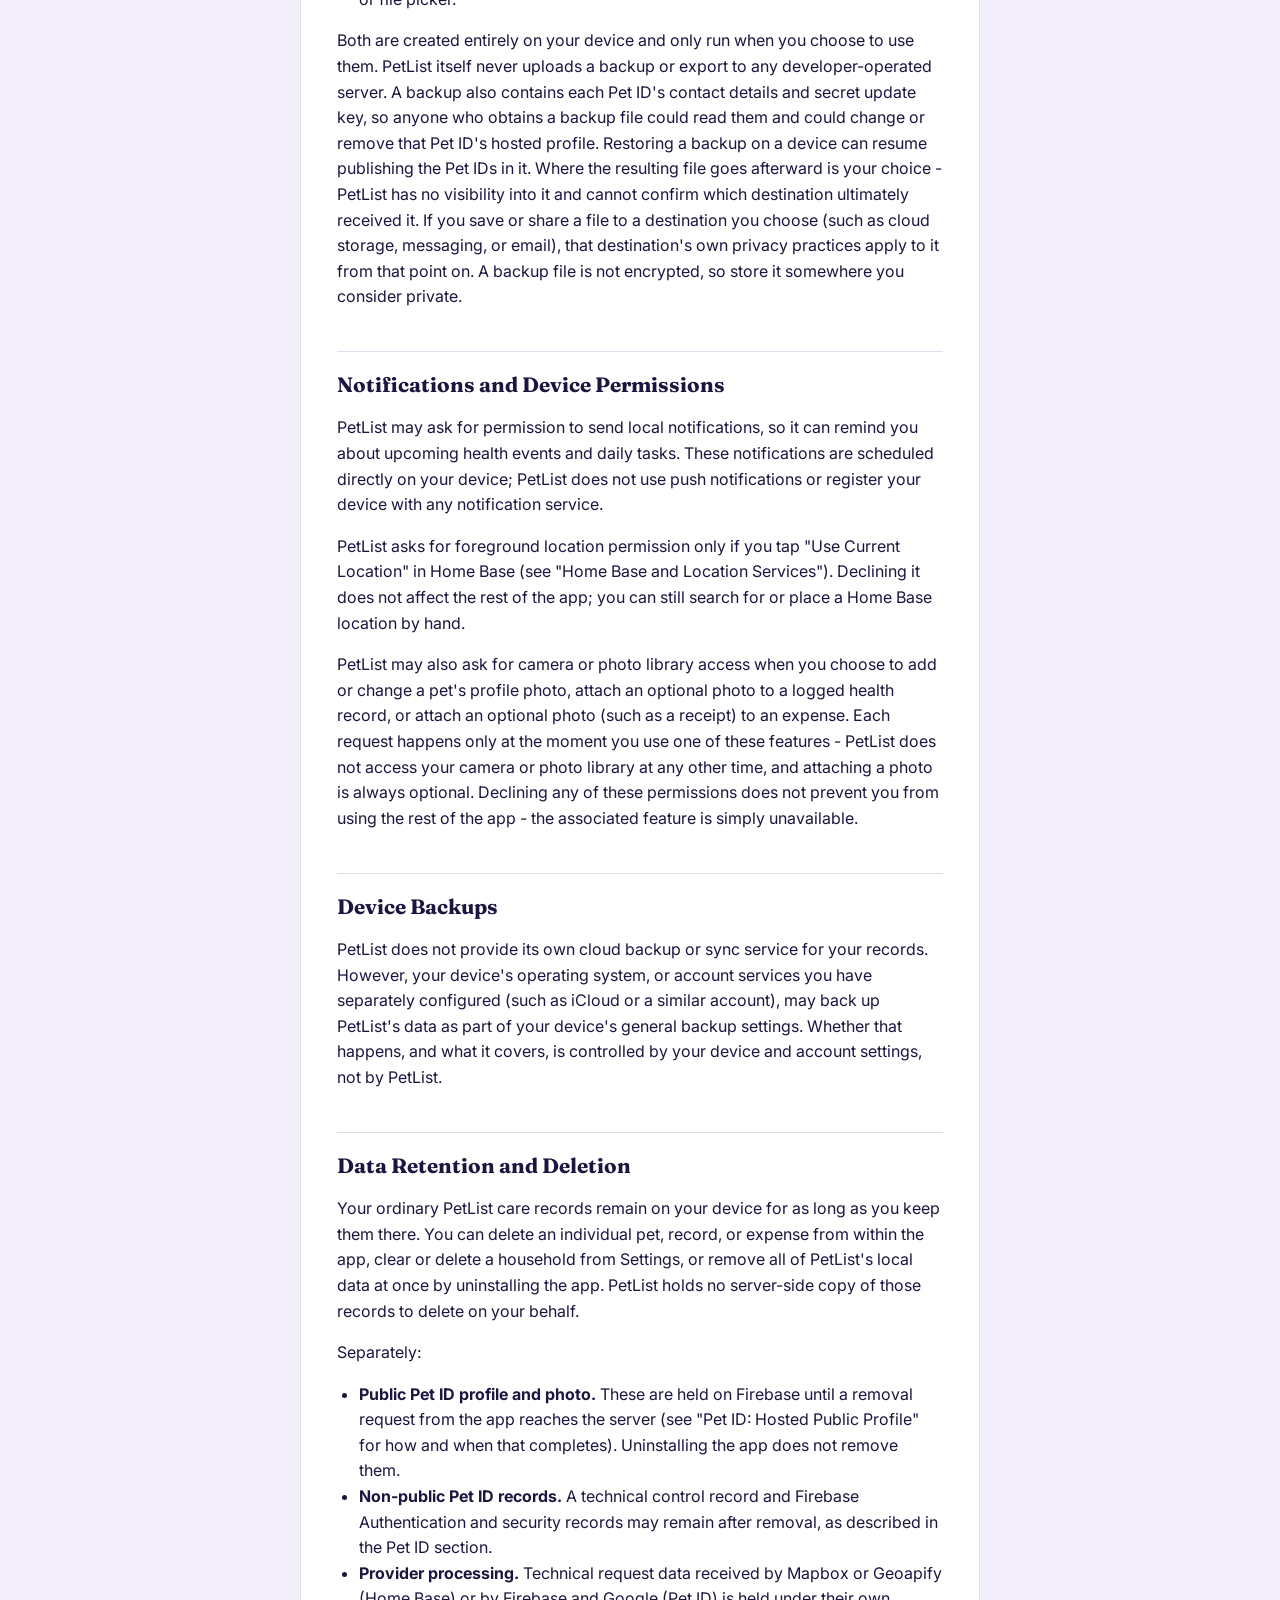
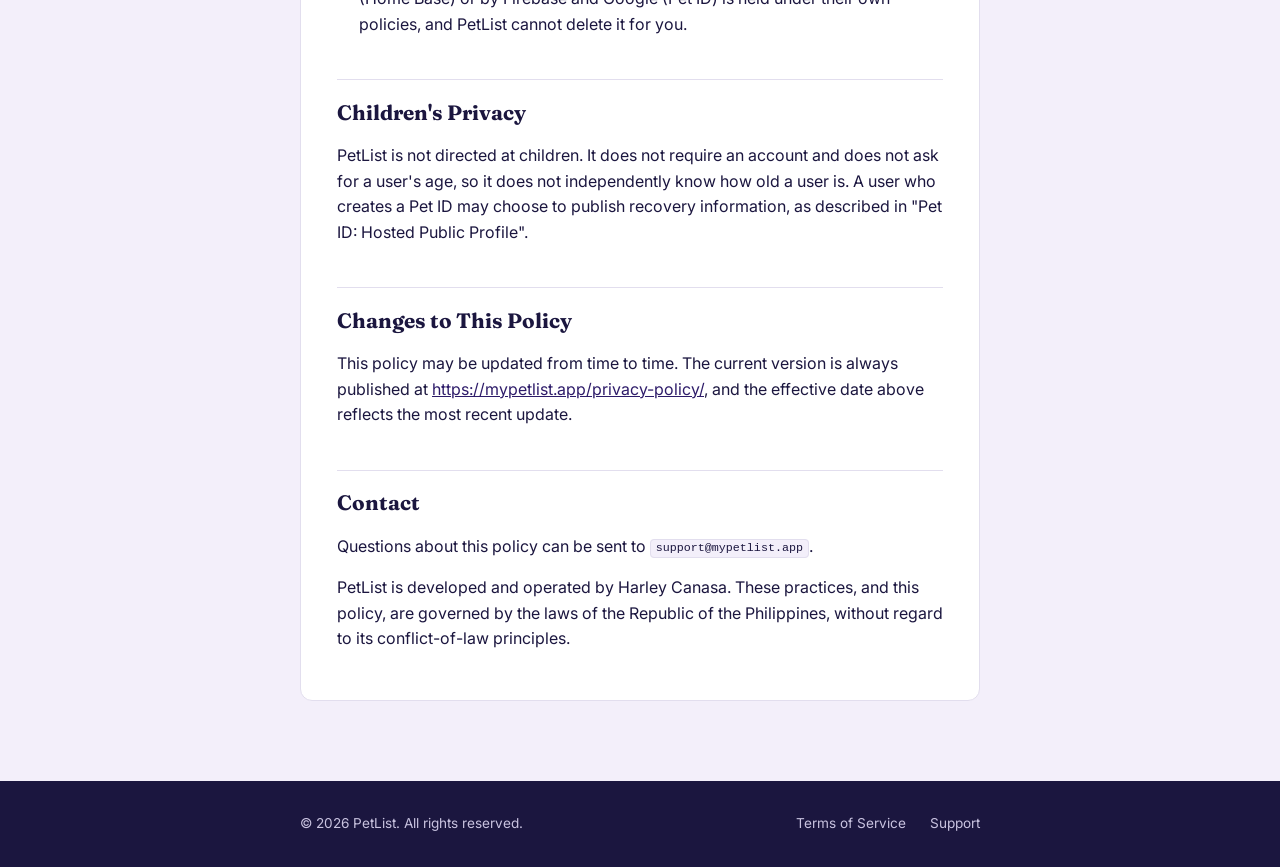
<file: privacy-policy/index.html>
<!doctype html>
<html lang="en">
<head>
<meta charset="utf-8">
<meta name="viewport" content="width=device-width, initial-scale=1">
<title>Privacy Policy — PetList</title>
<meta name="description" content="PetList app Privacy Policy">
<meta name="robots" content="noindex">
<link rel="icon" href="/favicon.ico" sizes="any">
<link rel="icon" type="image/png" sizes="32x32" href="/favicon-32x32.png">
<link rel="icon" type="image/png" sizes="16x16" href="/favicon-16x16.png">
<link rel="apple-touch-icon" sizes="180x180" href="/apple-touch-icon.png">
<link rel="manifest" href="/site.webmanifest">
<meta name="theme-color" content="#1B163F">
<link rel="preconnect" href="https://fonts.googleapis.com">
<link rel="preconnect" href="https://fonts.gstatic.com" crossorigin>
<link href="https://fonts.googleapis.com/css2?family=Fraunces:wght@600;700&family=Inter:wght@400;500;600&display=swap" rel="stylesheet">
<style>
  :root {
    --purple-deep: #1B163F;
    --purple-secondary: #2D1B69;
    --coral: #E0637A;
    --lavender: #F3EFFA;
    --card: #FFFFFF;
    --on-dark-secondary: #C9C3E0;
    --text: #1B163F;
    --text-secondary: #55506E;
    --border: #E2DEEE;
    --banner-bg: #fff4e5;
    --banner-border: #e0a933;
    --banner-text: #6b4a00;

    --font-display: "Fraunces", Georgia, serif;
    --font-body: "Inter", -apple-system, BlinkMacSystemFont, "Segoe UI", sans-serif;
  }
  * { box-sizing: border-box; }
  html { overflow-x: hidden; }
  body {
    margin: 0;
    background: var(--lavender);
    color: var(--text);
    font-family: var(--font-body);
    line-height: 1.6;
    -webkit-font-smoothing: antialiased;
    overflow-x: hidden;
  }
  img { max-width: 100%; display: block; }

  header.site-header {
    background: var(--purple-deep);
    padding: 20px 0;
  }
  header.site-header .inner {
    max-width: 720px;
    margin: 0 auto;
    padding: 0 20px;
  }
  header.site-header .brand {
    display: inline-flex;
    align-items: center;
    padding: 7px 10px;
    border-radius: 12px;
    background: #fff;
  }
  header.site-header .brand-mark {
    height: 40px;
    width: auto;
  }
  @media (max-width: 519px) {
    header.site-header .brand { padding: 6px 8px; }
    header.site-header .brand-mark { height: 27px; }
  }
  @media (max-width: 359px) {
    header.site-header .brand { padding: 5px 6px; }
    header.site-header .brand-mark { height: 23px; }
  }

  main {
    max-width: 720px;
    margin: 0 auto;
    padding: 40px 20px 80px;
  }
  .card {
    background: var(--card);
    border: 1px solid var(--border);
    border-radius: 12px;
    padding: 32px 36px;
  }
  h1, h2, h3 {
    font-family: var(--font-display);
    color: var(--purple-deep);
    line-height: 1.2;
  }
  h1 { font-size: 2rem; font-weight: 700; margin-top: 0; }
  h2 {
    font-size: 1.3rem;
    font-weight: 700;
    margin-top: 2em;
    border-top: 1px solid var(--border);
    padding-top: 1em;
  }
  h2:first-of-type { border-top: none; padding-top: 0; }
  h3 { font-size: 1.05rem; font-weight: 600; }
  blockquote {
    background: var(--banner-bg);
    border: 1px solid var(--banner-border);
    color: var(--banner-text);
    border-radius: 8px;
    padding: 14px 18px;
    margin: 0 0 24px;
    font-size: 0.92rem;
  }
  blockquote p { margin: 0.4em 0; }
  code {
    background: var(--lavender);
    border: 1px solid var(--border);
    border-radius: 4px;
    padding: 0.1em 0.4em;
    font-size: 0.9em;
    overflow-wrap: break-word;
  }
  hr {
    border: none;
    border-top: 1px solid var(--border);
    margin: 2.5em 0;
  }
  a { color: var(--purple-secondary); }
  ul, ol { padding-left: 1.4em; }

  footer.site-footer {
    background: var(--purple-deep);
    color: var(--on-dark-secondary);
    padding: 32px 0;
    font-size: 0.85rem;
  }
  footer.site-footer .inner {
    max-width: 720px;
    margin: 0 auto;
    padding: 0 20px;
    display: flex;
    flex-direction: column;
    gap: 16px;
    align-items: center;
    text-align: center;
  }
  @media (min-width: 640px) {
    footer.site-footer .inner {
      flex-direction: row;
      justify-content: space-between;
      text-align: left;
    }
  }
  footer.site-footer p { margin: 0; }
  footer.site-footer nav {
    display: flex;
    gap: 24px;
    flex-wrap: wrap;
    justify-content: center;
  }
  footer.site-footer a {
    color: var(--on-dark-secondary);
    text-decoration: none;
  }
  footer.site-footer a:hover,
  footer.site-footer a:focus-visible {
    color: #fff;
    text-decoration: underline;
  }
</style>
</head>
<body>
<header class="site-header">
  <div class="inner">
    <a class="brand" href="../" aria-label="PetList home">
      <img class="brand-mark" src="../assets/marketing/petlist-wordmark.png" alt="PetList" width="1560" height="384">
    </a>
  </div>
</header>
<main>
  <div class="card">
    <h1>Privacy Policy for PetList</h1>
<p><strong>Effective Date:</strong> October 3, 2026</p>
<h2>Overview</h2>
<p>PetList is a mobile app for organizing multi-pet household information: pet
profiles, health records, reminders, weight tracking, daily care tasks, and
expenses. This policy explains what information PetList handles and how it
is used.</p>
<p>PetList does not require you to create an account or sign in. Your core
household and care database (pet profiles, health records, reminders,
expenses, daily tasks, and attached photos) is stored locally on your
device. PetList has no household cloud sync or user-created PetList
account, does not include advertising or PetList product-analytics
software, and does not sell your information. The optional Pet ID stores
its selected public recovery profile remotely, as described below.</p>
<p>PetList is local-first, not offline-only. A few features use outside
services, and this policy describes each one: the optional Home Base map,
place search and address lookup (see &quot;Home Base and Location Services&quot;),
the optional Pet ID, which publishes the details you choose to a public
hosted profile (see &quot;Pet ID: Hosted Public Profile&quot;), and app update
checks (see &quot;Network Communication and Service Providers&quot;).</p>
<h2>Information You Store in PetList</h2>
<p>When you use PetList, you choose what to enter. This may include:</p>
<ul>
<li>Household and pet profiles (name, species, breed, birthdate, weight,
gender, photo)</li>
<li>Health records, such as vaccinations, deworming, vet visits, medications,
grooming, spay/neuter records, weight logs, optional photos you attach to
a logged record, and any notes you add</li>
<li>Reminders and their scheduling</li>
<li>Expenses, both per-pet and household-wide, including optional photos you
attach to an expense (such as a receipt)</li>
<li>Daily care tasks and their completion history</li>
<li>App preferences such as currency, units, theme, and notification settings</li>
<li>Optionally, a Home Base for a pet: a name you choose for the place the
pet lives or usually stays, an optional map location, and an optional
street address that PetList looks up from that location (see &quot;Home Base
and Location Services&quot;)</li>
</ul>
<p>PetList does not require any contact information or sign-in for ordinary
use of the app. If you choose to create a Pet ID, you must enter at least
one recovery phone number or email address, which is published as
described in &quot;Pet ID: Hosted Public Profile&quot;.</p>
<h2>Where Your Information Is Stored</h2>
<p>The information above is stored locally, in a database on your device,
along with any photos you add - a pet&#39;s profile photo, any photos you
optionally attach to a logged health record, and any photos you optionally
attach to an expense, such as a receipt. Those photos stay associated
with your local PetList data. They leave your device only in two cases:
if you explicitly export or share them (see &quot;Sharing and Exporting
Information&quot; below), or if you explicitly include your pet&#39;s profile photo
in a Pet ID, in which case a cropped and resized (512 x 512) JPEG version
of it is uploaded (see &quot;Pet ID: Hosted Public Profile&quot;). Health-record and
expense photos are never part of a Pet ID. PetList does not operate a
cloud database or synchronization service for your household database,
and does not receive or hold a copy of your health records, expenses,
reminders, daily tasks, or backups. The exception is the optional Pet ID,
which publishes only the details you choose.</p>
<p>Because these records exist only on your device, uninstalling PetList or
losing your device without a backup you made yourself (see &quot;Device
Backups&quot; below) means they cannot be recovered by PetList or its
developer.</p>
<h2>Home Base and Location Services</h2>
<p>Home Base is optional. If you never open it, none of what follows happens.</p>
<p><strong>What PetList saves on your device.</strong> A Home Base label you type, an
optional map location (latitude and longitude), and, if one could be
looked up, a street address and any extra data-source credits that came
with it. These are stored with the pet&#39;s local record and are included in
your backups. Place-search results themselves are not saved; only the
location you pick is.</p>
<p><strong>Using your current location.</strong> If you tap &quot;Use Current Location&quot;, your
device asks for foreground (&quot;while using the app&quot;) location permission,
and PetList reads your position once to centre the map. PetList does not
track your location in the background or continuously, does not track
your pet, and does not keep a location history. The position becomes part
of a Home Base only if you save it. Approximate location is accepted if
that is what your device provides.</p>
<p><strong>Map display (Mapbox).</strong> The map is provided by Mapbox. To draw it, the
app requests map data from Mapbox, which necessarily reveals the map area
being viewed, together with technical information such as your IP address,
the app and device type, and PetList&#39;s Mapbox access token. The map
appears on the Home Base screen and in the Pet ID preview on your device
when that preview includes a Home Base location. PetList turns off
Mapbox&#39;s optional usage telemetry. Mapbox&#39;s handling of data is described
in its privacy policy at <a href="https://www.mapbox.com/legal/privacy">https://www.mapbox.com/legal/privacy</a>.</p>
<p><strong>Place search (Geoapify).</strong> When you type at least three characters into
the Home Base search box, the text you type is sent to Geoapify to return
suggestions, shortly after you pause typing. The request also asks Geoapify
to favour results in your country, which Geoapify works out from your IP
address, so Geoapify receives your IP address as a normal part of the
request. PetList sends no other pet or household information with it.</p>
<p><strong>Address lookup (Geoapify).</strong> When you save a Home Base with a map
location that is new or changed, PetList sends that location&#39;s
coordinates to Geoapify to look up a street address to display. If the
lookup fails, the Home Base is saved without an address. Geoapify&#39;s
handling of request data is described in its privacy policy at
<a href="https://www.geoapify.com/privacy-policy/">https://www.geoapify.com/privacy-policy/</a>. Geoapify&#39;s place data is
derived from OpenStreetMap contributors.</p>
<p>PetList does not choose, and does not control, how long Mapbox or Geoapify
keep the technical request data they receive. Home Base requests go
directly from your device to Mapbox and Geoapify and are not routed
through a PetList-operated server; what those providers process and retain
is governed by their own policies, which can change.</p>
<h2>Pet ID: Hosted Public Profile</h2>
<p>Pet ID is optional and is the one feature that deliberately publishes
information about your pet. If you never create a Pet ID, none of this
section applies.</p>
<p><strong>What it is.</strong> A Pet ID is a QR code and link
(<code>https://mypetlist.app/p/?id=...</code>) that lets someone who finds your pet
see how to reach you. For that to work without the finder having PetList
or any account, the details you choose are published to a hosted public
profile on Firebase, Google&#39;s app infrastructure. A hosted profile is an
ordinary online copy that exists in addition to the details in your
PetList app.</p>
<p><strong>What is published.</strong> Only what is listed here, and only when you save a
Pet ID:</p>
<ul>
<li>Your pet&#39;s name (always included).</li>
<li>A phone number and/or an email address you enter for this purpose (at
least one is required), and an optional &quot;If found&quot; note. These are
published exactly as you typed them.</li>
<li>Optionally, if you switch them on: your pet&#39;s photo (cropped and resized
on your device to a small square image before upload), your pet&#39;s
temperament traits, and your pet&#39;s Home Base name and, if it has one, its
map location. Each is off unless you turn it on. The street address
that Home Base lookup may have found is never published.</li>
</ul>
<p>Breed, species, health records, expenses, reminders, daily tasks, backups,
and the rest of your household&#39;s information are not published. Creating a
Pet ID does not upload them.</p>
<p><strong>Public means public by link.</strong> Anyone who has the QR code or link, such
as a finder who scans a tag, or anyone you or they pass it on to, can open
the profile and read what you chose to publish, without signing in. The
link contains a long random identifier rather than your pet&#39;s name,
PetList&#39;s Finder page offers no way to list or search profiles, and the
database&#39;s public rule allows reading one profile at a time but not
listing them. That makes a link hard to guess, but not impossible to
obtain: anything on a public page should be treated as public. Publish only
contact details you are comfortable sharing with anyone who finds your pet
and the link.</p>
<p><strong>It stays in step with your pet.</strong> The QR code and link stay the same when
you change a Pet ID. While a Pet ID exists, the published profile is
updated to match your pet&#39;s current name and, where you have included them,
photo, temperament, and Home Base. Changing those details in PetList
therefore changes the public profile the next time PetList can connect.</p>
<p><strong>Technical service identity.</strong> To let your device add, change, or remove
its own hosted profile, PetList uses Firebase Authentication to create a
technical anonymous identifier for the app installation, and Firebase App
Check, which relies on Apple App Attest on iOS and Google Play Integrity on
Android, to confirm the request comes from a genuine copy of PetList.
This is not an account: you do not create, see, or sign in to anything, and
PetList does not ask for your name or email address for it. PetList also
generates a secret update key for each Pet ID, stored on your device and
in backups you create; only a one-way hash of it is kept on the server, and
it is used to check that a request to change or remove a profile comes from
the owner. Firebase, Google, Apple, and Google Play process technical
information such as IP address and device or app information when these
requests are made, under their own policies, including
<a href="https://firebase.google.com/support/privacy">https://firebase.google.com/support/privacy</a> and
<a href="https://policies.google.com/privacy">https://policies.google.com/privacy</a>. The Pet ID photo is uploaded to a
private staging area first and then copied to the public profile.</p>
<p><strong>When it happens.</strong> The Pet ID cloud services are first activated when
Pet ID work (saving, changing, or removing a Pet ID) needs to be sent.
Households that have never created a Pet ID cause no Pet ID publication
requests. While those services are active, Firebase Authentication and App
Check may make technical security and token requests as part of their
normal operation. If you are offline, the change stays queued on your
device and is sent the next time the app is open and can connect.</p>
<p><strong>Opening a profile.</strong> When someone opens a Pet ID link, their browser loads
the page from <code>mypetlist.app</code> (hosted on GitHub Pages) and reads the
published profile and photo directly from Google&#39;s servers. The page has
no login, analytics, or advertising. Those hosts receive ordinary
technical information about the visitor&#39;s request, and a visitor who taps
the phone, email, or map link leaves the page for their own phone, email,
or map app.</p>
<p><strong>Removing a Pet ID.</strong> If you delete a Pet ID, delete the pet, clear the
household&#39;s data, or restore a backup that replaces it, PetList asks the
server to remove the public profile and photo. The removal request is
sent when the app can connect: until it succeeds, the profile may remain
available to anyone with the link. If you uninstall PetList or lose the
device before the request has been sent, the request cannot be sent and the
profile may remain online. Delete the Pet ID in the app, and confirm it has
finished removing, before uninstalling. After removal, a minimal
non-public control record may remain with the opaque identifier, a one-way
authorization hash, a deleted status, and technical publication
fingerprint and revision metadata, so the revoked identifier cannot be
reused and authorization history stays consistent. Firebase and Google may
also retain technical service data according to their own policies.
Copies a finder has already saved, such as a screenshot, a downloaded
page, or a photo, are outside PetList&#39;s control. PetList currently has no
way to remove a Pet ID for you if you can no longer reach it from the app
(for example after losing your device without a backup).</p>
<h2>Network Communication and Service Providers</h2>
<p>PetList&#39;s ordinary features do not send your pet, health, or expense
records over a network. The outside services the app can contact are:</p>
<ul>
<li><strong>Expo (app updates).</strong> The app periodically checks for and downloads
application updates through Expo, PetList&#39;s update infrastructure
provider. That involves standard technical information about your device
and app version, the same as any app update check, and does not include
your pet or household records. Expo&#39;s handling of that technical
information is described in its privacy policy at
<a href="https://expo.dev/privacy">https://expo.dev/privacy</a>.</li>
<li><strong>Mapbox and Geoapify (Home Base only).</strong> As described in &quot;Home Base and
Location Services&quot; above.</li>
<li><strong>Firebase and Google, with Apple App Attest or Google Play Integrity
(Pet ID only).</strong> As described in &quot;Pet ID: Hosted Public Profile&quot; above.</li>
</ul>
<p>When you tap a link inside PetList, such as a store listing or this
policy, the destination site&#39;s own privacy practices apply.</p>
<h2>Sharing and Exporting Information</h2>
<p>PetList does not automatically upload your health history, expenses,
reminders, daily-task records, or unrelated household data to any PetList
cloud service. Your care and household content leaves your device only
through the optional Pet ID, which publishes the selected recovery details
described above; the Home Base requests described above; or the two
exports below, which you start yourself. PetList and its service providers
may also exchange technical app, device, request, and security information
as described under &quot;Network Communication and Service Providers&quot;.</p>
<p>The two exports are:</p>
<ul>
<li><strong>Vet summary:</strong> generates a PDF summary of a single pet&#39;s health
information and lets you save or share it through your device&#39;s export
controls.</li>
<li><strong>Backup:</strong> creates a single file containing your household&#39;s
information - including any photos you&#39;ve added, such as pet profile
photos, photos attached to health records, and photos attached to
expenses - so you can restore it later or move it to a new device. You
can also import a backup file to restore it. Either direction can
likewise hand a file to your device&#39;s share sheet or file picker.</li>
</ul>
<p>Both are created entirely on your device and only run when you choose to
use them. PetList itself never uploads a backup or export to any
developer-operated server. A backup also contains each Pet ID&#39;s contact
details and secret update key, so anyone who obtains a backup file could
read them and could change or remove that Pet ID&#39;s hosted profile.
Restoring a backup on a device can resume publishing the Pet IDs in it. Where the resulting file goes afterward is your
choice - PetList has no visibility into it and cannot confirm which
destination ultimately received it. If you save or share a file to a
destination you choose (such as cloud storage, messaging, or email), that
destination&#39;s own privacy practices apply to it from that point on. A
backup file is not encrypted, so store it somewhere you consider private.</p>
<h2>Notifications and Device Permissions</h2>
<p>PetList may ask for permission to send local notifications, so it can
remind you about upcoming health events and daily tasks. These
notifications are scheduled directly on your device; PetList does not use
push notifications or register your device with any notification service.</p>
<p>PetList asks for foreground location permission only if you tap &quot;Use
Current Location&quot; in Home Base (see &quot;Home Base and Location Services&quot;).
Declining it does not affect the rest of the app; you can still search for
or place a Home Base location by hand.</p>
<p>PetList may also ask for camera or photo library access when you choose to
add or change a pet&#39;s profile photo, attach an optional photo to a logged
health record, or attach an optional photo (such as a receipt) to an
expense. Each request happens only at the moment you use one of these
features - PetList does not access your camera or photo library at any
other time, and attaching a photo is always optional. Declining any of
these permissions does not prevent you from using the rest of the app -
the associated feature is simply unavailable.</p>
<h2>Device Backups</h2>
<p>PetList does not provide its own cloud backup or sync service for your
records. However, your device&#39;s operating system, or account services you
have separately configured (such as iCloud or a similar account), may back
up PetList&#39;s data as part of your device&#39;s general backup settings.
Whether that happens, and what it covers, is controlled by your device and
account settings, not by PetList.</p>
<h2>Data Retention and Deletion</h2>
<p>Your ordinary PetList care records remain on your device for as long as
you keep them there. You can delete an individual pet, record, or expense
from within the app, clear or delete a household from Settings, or remove
all of PetList&#39;s local data at once by uninstalling the app. PetList holds
no server-side copy of those records to delete on your behalf.</p>
<p>Separately:</p>
<ul>
<li><strong>Public Pet ID profile and photo.</strong> These are held on Firebase until a
removal request from the app reaches the server (see &quot;Pet ID: Hosted
Public Profile&quot; for how and when that completes). Uninstalling the app
does not remove them.</li>
<li><strong>Non-public Pet ID records.</strong> A technical control record and Firebase
Authentication and security records may remain after removal, as
described in the Pet ID section.</li>
<li><strong>Provider processing.</strong> Technical request data received by Mapbox or
Geoapify (Home Base) or by Firebase and Google (Pet ID) is held under
their own policies, and PetList cannot delete it for you.</li>
</ul>
<h2>Children&#39;s Privacy</h2>
<p>PetList is not directed at children. It does not require an account and
does not ask for a user&#39;s age, so it does not independently know how old a
user is. A user who creates a Pet ID may choose to publish recovery
information, as described in &quot;Pet ID: Hosted Public Profile&quot;.</p>
<h2>Changes to This Policy</h2>
<p>This policy may be updated from time to time. The current version is
always published at <a href="https://mypetlist.app/privacy-policy/">https://mypetlist.app/privacy-policy/</a>, and the
effective date above reflects the most recent update.</p>
<h2>Contact</h2>
<p>Questions about this policy can be sent to <code>support@mypetlist.app</code>.</p>
<p>PetList is developed and operated by Harley Canasa. These practices, and
this policy, are governed by the laws of the Republic of the Philippines,
without regard to its conflict-of-law principles.</p>


  </div>
</main>
<footer class="site-footer">
  <div class="inner">
    <p>&copy; 2026 PetList. All rights reserved.</p>
    <nav aria-label="Legal and support">
      <a href="../terms-of-service/">Terms of Service</a>
      <a href="mailto:support@mypetlist.app">Support</a>
    </nav>
  </div>
</footer>
</body>
</html>
</file>
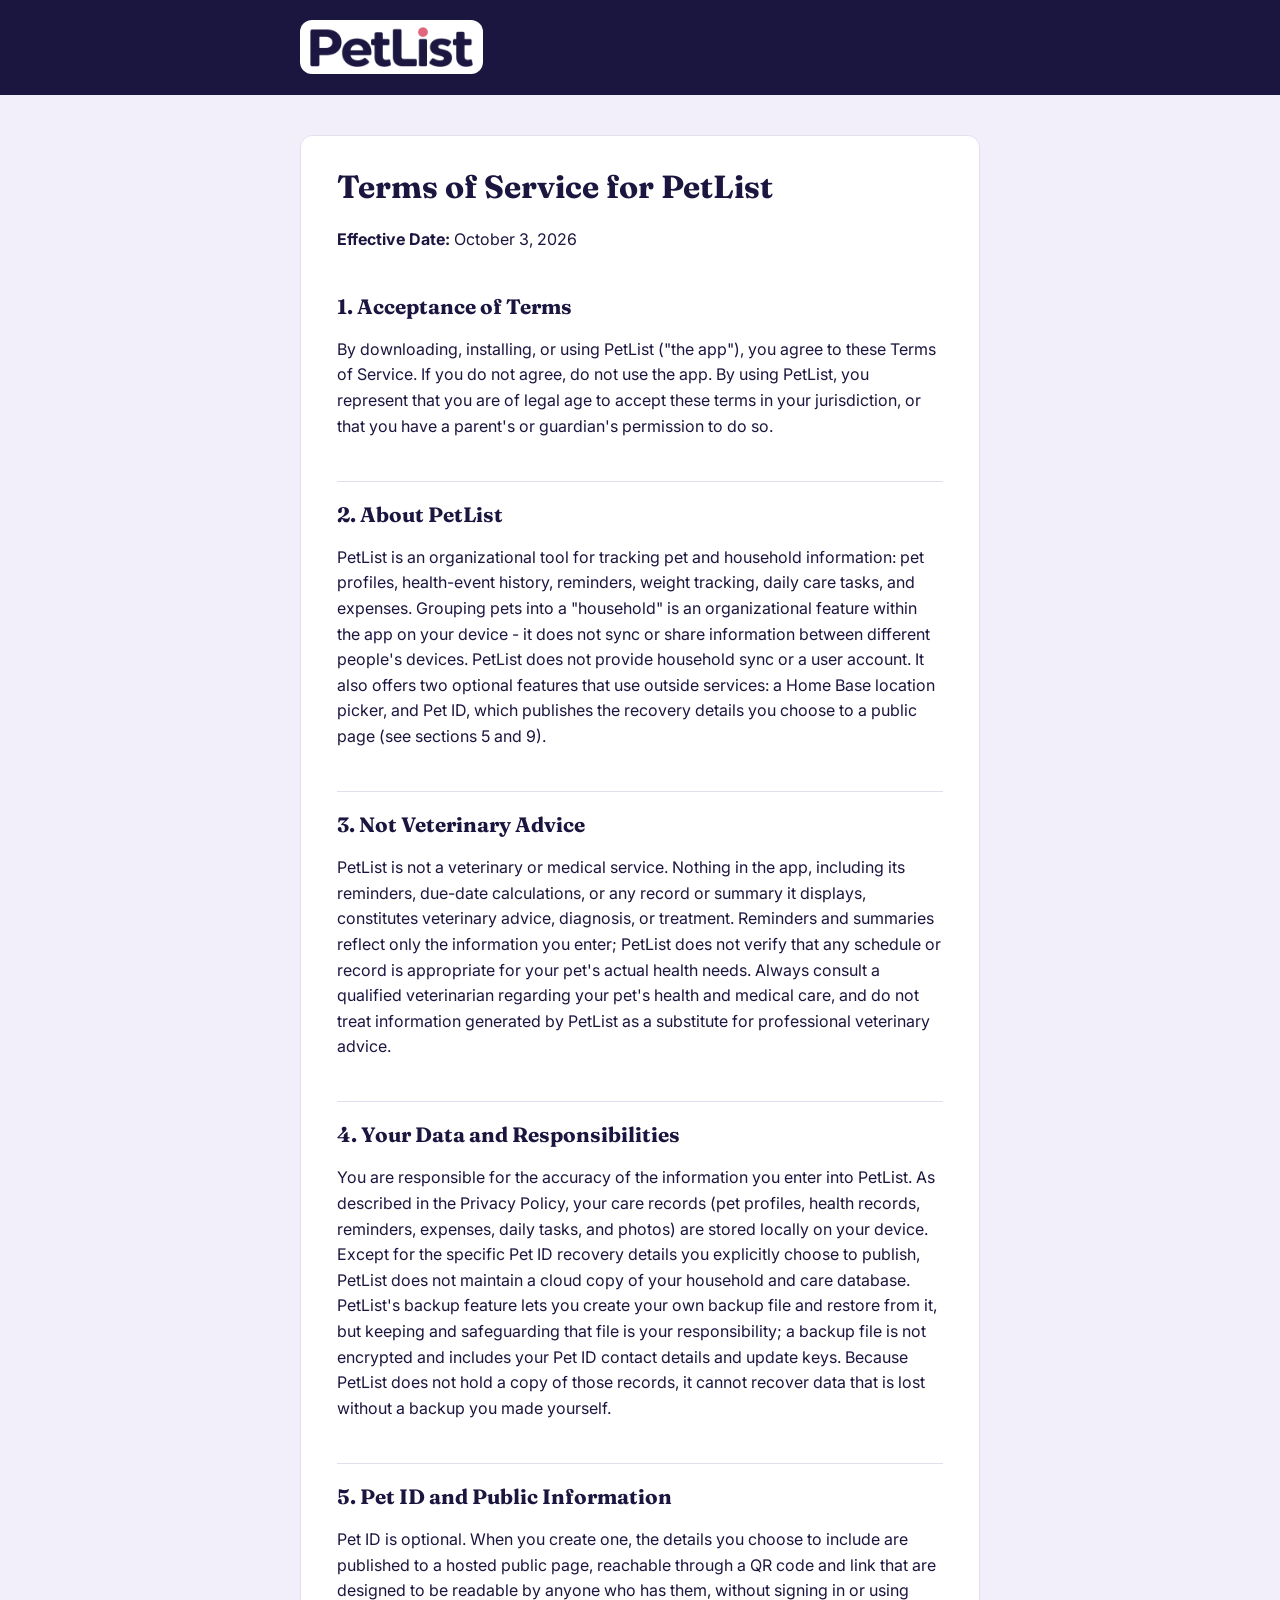
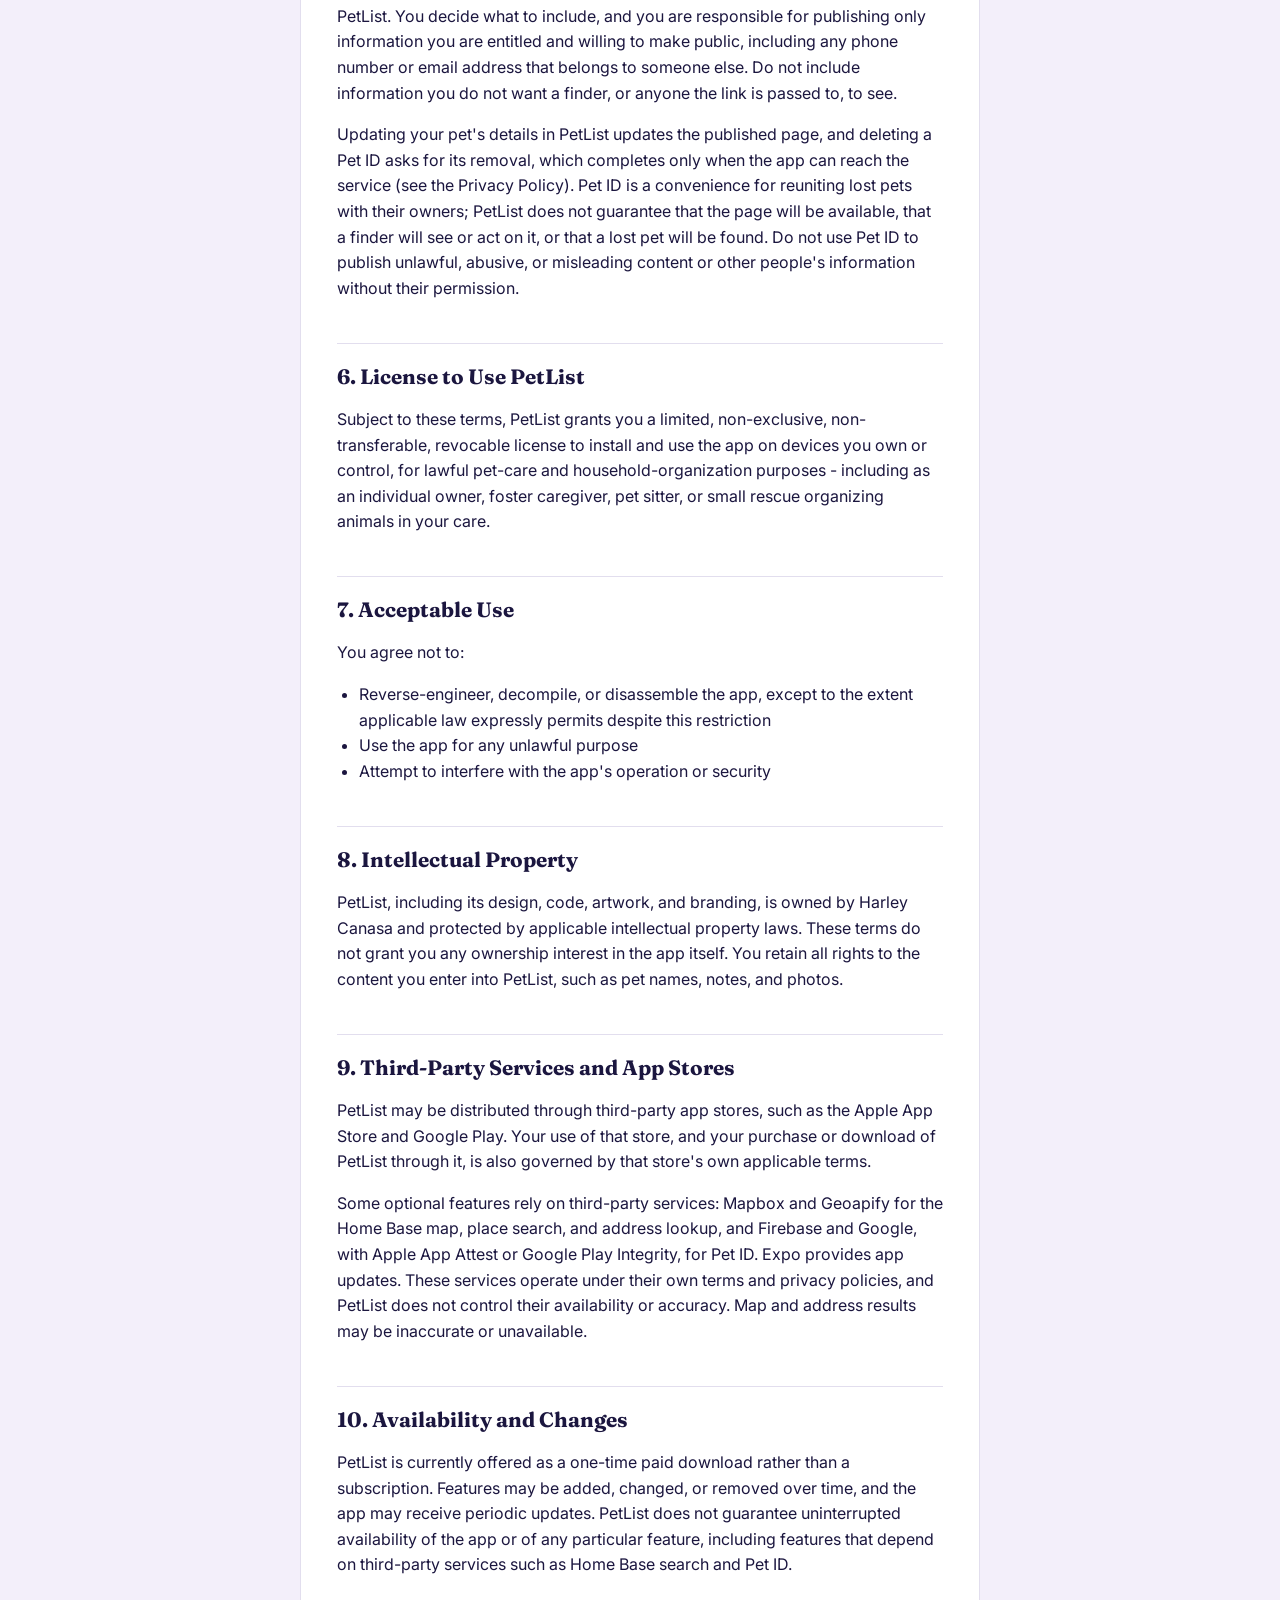
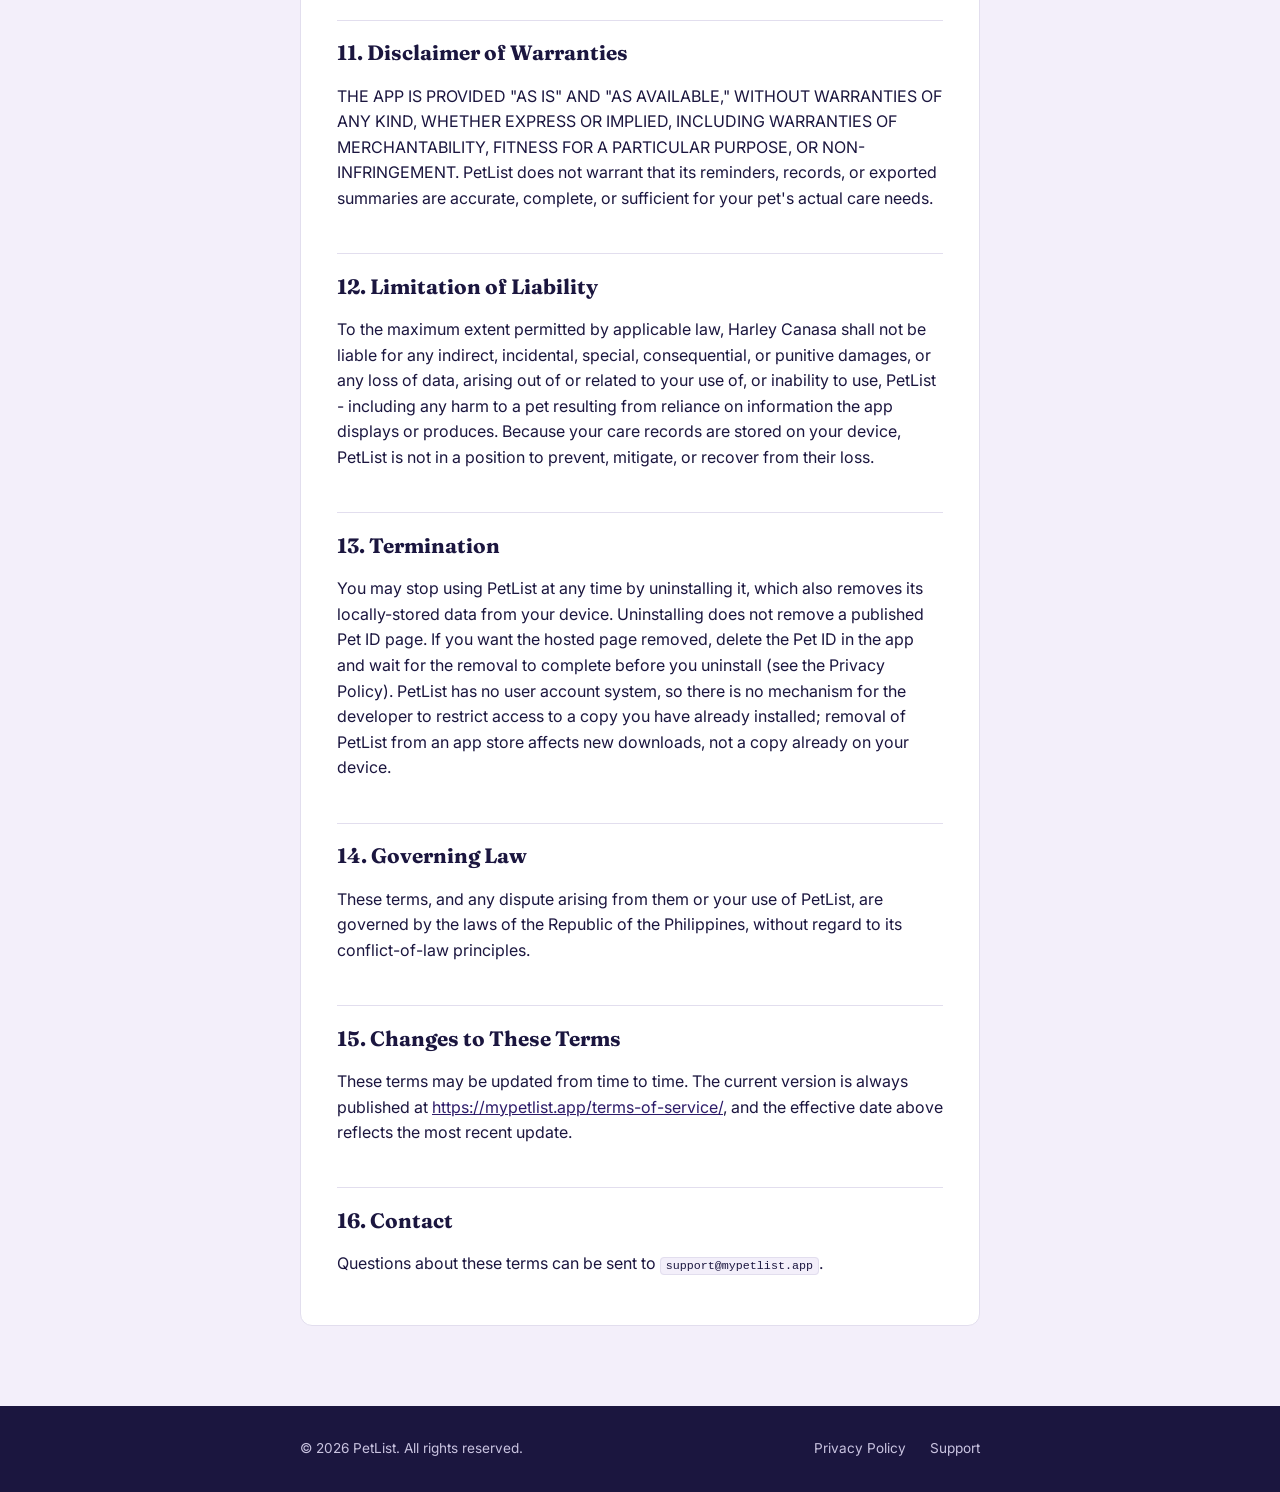
<file: terms-of-service/index.html>
<!doctype html>
<html lang="en">
<head>
<meta charset="utf-8">
<meta name="viewport" content="width=device-width, initial-scale=1">
<title>Terms of Service — PetList</title>
<meta name="description" content="PetList app Terms of Service">
<meta name="robots" content="noindex">
<link rel="icon" href="/favicon.ico" sizes="any">
<link rel="icon" type="image/png" sizes="32x32" href="/favicon-32x32.png">
<link rel="icon" type="image/png" sizes="16x16" href="/favicon-16x16.png">
<link rel="apple-touch-icon" sizes="180x180" href="/apple-touch-icon.png">
<link rel="manifest" href="/site.webmanifest">
<meta name="theme-color" content="#1B163F">
<link rel="preconnect" href="https://fonts.googleapis.com">
<link rel="preconnect" href="https://fonts.gstatic.com" crossorigin>
<link href="https://fonts.googleapis.com/css2?family=Fraunces:wght@600;700&family=Inter:wght@400;500;600&display=swap" rel="stylesheet">
<style>
  :root {
    --purple-deep: #1B163F;
    --purple-secondary: #2D1B69;
    --coral: #E0637A;
    --lavender: #F3EFFA;
    --card: #FFFFFF;
    --on-dark-secondary: #C9C3E0;
    --text: #1B163F;
    --text-secondary: #55506E;
    --border: #E2DEEE;
    --banner-bg: #fff4e5;
    --banner-border: #e0a933;
    --banner-text: #6b4a00;

    --font-display: "Fraunces", Georgia, serif;
    --font-body: "Inter", -apple-system, BlinkMacSystemFont, "Segoe UI", sans-serif;
  }
  * { box-sizing: border-box; }
  html { overflow-x: hidden; }
  body {
    margin: 0;
    background: var(--lavender);
    color: var(--text);
    font-family: var(--font-body);
    line-height: 1.6;
    -webkit-font-smoothing: antialiased;
    overflow-x: hidden;
  }
  img { max-width: 100%; display: block; }

  header.site-header {
    background: var(--purple-deep);
    padding: 20px 0;
  }
  header.site-header .inner {
    max-width: 720px;
    margin: 0 auto;
    padding: 0 20px;
  }
  header.site-header .brand {
    display: inline-flex;
    align-items: center;
    padding: 7px 10px;
    border-radius: 12px;
    background: #fff;
  }
  header.site-header .brand-mark {
    height: 40px;
    width: auto;
  }
  @media (max-width: 519px) {
    header.site-header .brand { padding: 6px 8px; }
    header.site-header .brand-mark { height: 27px; }
  }
  @media (max-width: 359px) {
    header.site-header .brand { padding: 5px 6px; }
    header.site-header .brand-mark { height: 23px; }
  }

  main {
    max-width: 720px;
    margin: 0 auto;
    padding: 40px 20px 80px;
  }
  .card {
    background: var(--card);
    border: 1px solid var(--border);
    border-radius: 12px;
    padding: 32px 36px;
  }
  h1, h2, h3 {
    font-family: var(--font-display);
    color: var(--purple-deep);
    line-height: 1.2;
  }
  h1 { font-size: 2rem; font-weight: 700; margin-top: 0; }
  h2 {
    font-size: 1.3rem;
    font-weight: 700;
    margin-top: 2em;
    border-top: 1px solid var(--border);
    padding-top: 1em;
  }
  h2:first-of-type { border-top: none; padding-top: 0; }
  h3 { font-size: 1.05rem; font-weight: 600; }
  blockquote {
    background: var(--banner-bg);
    border: 1px solid var(--banner-border);
    color: var(--banner-text);
    border-radius: 8px;
    padding: 14px 18px;
    margin: 0 0 24px;
    font-size: 0.92rem;
  }
  blockquote p { margin: 0.4em 0; }
  code {
    background: var(--lavender);
    border: 1px solid var(--border);
    border-radius: 4px;
    padding: 0.1em 0.4em;
    font-size: 0.9em;
    overflow-wrap: break-word;
  }
  hr {
    border: none;
    border-top: 1px solid var(--border);
    margin: 2.5em 0;
  }
  a { color: var(--purple-secondary); }
  ul, ol { padding-left: 1.4em; }

  footer.site-footer {
    background: var(--purple-deep);
    color: var(--on-dark-secondary);
    padding: 32px 0;
    font-size: 0.85rem;
  }
  footer.site-footer .inner {
    max-width: 720px;
    margin: 0 auto;
    padding: 0 20px;
    display: flex;
    flex-direction: column;
    gap: 16px;
    align-items: center;
    text-align: center;
  }
  @media (min-width: 640px) {
    footer.site-footer .inner {
      flex-direction: row;
      justify-content: space-between;
      text-align: left;
    }
  }
  footer.site-footer p { margin: 0; }
  footer.site-footer nav {
    display: flex;
    gap: 24px;
    flex-wrap: wrap;
    justify-content: center;
  }
  footer.site-footer a {
    color: var(--on-dark-secondary);
    text-decoration: none;
  }
  footer.site-footer a:hover,
  footer.site-footer a:focus-visible {
    color: #fff;
    text-decoration: underline;
  }
</style>
</head>
<body>
<header class="site-header">
  <div class="inner">
    <a class="brand" href="../" aria-label="PetList home">
      <img class="brand-mark" src="../assets/marketing/petlist-wordmark.png" alt="PetList" width="1560" height="384">
    </a>
  </div>
</header>
<main>
  <div class="card">
    <h1>Terms of Service for PetList</h1>
<p><strong>Effective Date:</strong> October 3, 2026</p>
<h2>1. Acceptance of Terms</h2>
<p>By downloading, installing, or using PetList (&quot;the app&quot;), you agree to
these Terms of Service. If you do not agree, do not use the app. By using
PetList, you represent that you are of legal age to accept these terms in
your jurisdiction, or that you have a parent&#39;s or guardian&#39;s permission to
do so.</p>
<h2>2. About PetList</h2>
<p>PetList is an organizational tool for tracking pet and household
information: pet profiles, health-event history, reminders, weight
tracking, daily care tasks, and expenses. Grouping pets into a &quot;household&quot;
is an organizational feature within the app on your device - it does not
sync or share information between different people&#39;s devices. PetList does
not provide household sync or a user account. It also offers two optional
features that use outside services: a Home Base location picker, and Pet
ID, which publishes the recovery details you choose to a public page (see
sections 5 and 9).</p>
<h2>3. Not Veterinary Advice</h2>
<p>PetList is not a veterinary or medical service. Nothing in the app,
including its reminders, due-date calculations, or any record or summary
it displays, constitutes veterinary advice, diagnosis, or treatment.
Reminders and summaries reflect only the information you enter; PetList
does not verify that any schedule or record is appropriate for your pet&#39;s
actual health needs. Always consult a qualified veterinarian regarding
your pet&#39;s health and medical care, and do not treat information generated
by PetList as a substitute for professional veterinary advice.</p>
<h2>4. Your Data and Responsibilities</h2>
<p>You are responsible for the accuracy of the information you enter into
PetList. As described in the Privacy Policy, your care records (pet
profiles, health records, reminders, expenses, daily tasks, and photos) are
stored locally on your device. Except for the specific Pet ID recovery
details you explicitly choose to publish, PetList does not maintain a cloud
copy of your household and care database. PetList&#39;s backup feature lets you create your own backup file and
restore from it, but keeping and safeguarding that file is your
responsibility; a backup file is not encrypted and includes your Pet ID
contact details and update keys. Because PetList does not hold a copy of
those records, it cannot recover data that is lost without a backup you
made yourself.</p>
<h2>5. Pet ID and Public Information</h2>
<p>Pet ID is optional. When you create one, the details you choose to include
are published to a hosted public page, reachable through a QR code and link
that are designed to be readable by anyone who has them, without signing in
or using PetList. You decide what to include, and you are responsible for
publishing only information you are entitled and willing to make public,
including any phone number or email address that belongs to someone else.
Do not include information you do not want a finder, or anyone the link is
passed to, to see.</p>
<p>Updating your pet&#39;s details in PetList updates the published page, and
deleting a Pet ID asks for its removal, which completes only when the app
can reach the service (see the Privacy Policy). Pet ID is a convenience for
reuniting lost pets with their owners; PetList does not guarantee that the
page will be available, that a finder will see or act on it, or that a lost
pet will be found. Do not use Pet ID to publish unlawful, abusive, or
misleading content or other people&#39;s information without their permission.</p>
<h2>6. License to Use PetList</h2>
<p>Subject to these terms, PetList grants you a limited, non-exclusive,
non-transferable, revocable license to install and use the app on devices
you own or control, for lawful pet-care and household-organization
purposes - including as an individual owner, foster caregiver, pet sitter,
or small rescue organizing animals in your care.</p>
<h2>7. Acceptable Use</h2>
<p>You agree not to:</p>
<ul>
<li>Reverse-engineer, decompile, or disassemble the app, except to the
extent applicable law expressly permits despite this restriction</li>
<li>Use the app for any unlawful purpose</li>
<li>Attempt to interfere with the app&#39;s operation or security</li>
</ul>
<h2>8. Intellectual Property</h2>
<p>PetList, including its design, code, artwork, and branding, is owned by
Harley Canasa and protected by applicable intellectual property laws.
These terms do not grant you any ownership interest in the app itself. You
retain all rights to the content you enter into PetList, such as pet
names, notes, and photos.</p>
<h2>9. Third-Party Services and App Stores</h2>
<p>PetList may be distributed through third-party app stores, such as the
Apple App Store and Google Play. Your use of that store, and your purchase
or download of PetList through it, is also governed by that store&#39;s own
applicable terms.</p>
<p>Some optional features rely on third-party services: Mapbox and Geoapify
for the Home Base map, place search, and address lookup, and Firebase and
Google, with Apple App Attest or Google Play Integrity, for Pet ID. Expo
provides app updates. These services operate under their own terms and
privacy policies, and PetList does not control their availability or
accuracy. Map and address results may be inaccurate or unavailable.</p>
<h2>10. Availability and Changes</h2>
<p>PetList is currently offered as a one-time paid download rather than a
subscription. Features may be added, changed, or removed over time, and
the app may receive periodic updates. PetList does not guarantee
uninterrupted availability of the app or of any particular feature,
including features that depend on third-party services such as Home Base
search and Pet ID.</p>
<h2>11. Disclaimer of Warranties</h2>
<p>THE APP IS PROVIDED &quot;AS IS&quot; AND &quot;AS AVAILABLE,&quot; WITHOUT WARRANTIES OF ANY
KIND, WHETHER EXPRESS OR IMPLIED, INCLUDING WARRANTIES OF MERCHANTABILITY,
FITNESS FOR A PARTICULAR PURPOSE, OR NON-INFRINGEMENT. PetList does not
warrant that its reminders, records, or exported summaries are accurate,
complete, or sufficient for your pet&#39;s actual care needs.</p>
<h2>12. Limitation of Liability</h2>
<p>To the maximum extent permitted by applicable law, Harley Canasa shall not
be liable for any indirect, incidental, special, consequential, or
punitive damages, or any loss of data, arising out of or related to your
use of, or inability to use, PetList - including any harm to a pet
resulting from reliance on information the app displays or produces.
Because your care records are stored on your device, PetList is not in
a position to prevent, mitigate, or recover from their loss.</p>
<h2>13. Termination</h2>
<p>You may stop using PetList at any time by uninstalling it, which also
removes its locally-stored data from your device. Uninstalling does not
remove a published Pet ID page. If you want the hosted page removed, delete
the Pet ID in the app and wait for the removal to complete before you
uninstall (see the Privacy Policy). PetList has no user account system, so there is no
mechanism for the developer to restrict access to a copy you have already
installed; removal of PetList from an app store
affects new downloads, not a copy already on your device.</p>
<h2>14. Governing Law</h2>
<p>These terms, and any dispute arising from them or your use of PetList, are
governed by the laws of the Republic of the Philippines, without regard to
its conflict-of-law principles.</p>
<h2>15. Changes to These Terms</h2>
<p>These terms may be updated from time to time. The current version is
always published at <a href="https://mypetlist.app/terms-of-service/">https://mypetlist.app/terms-of-service/</a>, and the
effective date above reflects the most recent update.</p>
<h2>16. Contact</h2>
<p>Questions about these terms can be sent to <code>support@mypetlist.app</code>.</p>


  </div>
</main>
<footer class="site-footer">
  <div class="inner">
    <p>&copy; 2026 PetList. All rights reserved.</p>
    <nav aria-label="Legal and support">
      <a href="../privacy-policy/">Privacy Policy</a>
      <a href="mailto:support@mypetlist.app">Support</a>
    </nav>
  </div>
</footer>
</body>
</html>
</file>
<file: css/styles.css>
/* PetList marketing landing page (PET-205) */

:root {
  --purple-deep: #1B163F;
  --purple-secondary: #2D1B69;
  --coral: #E0637A;
  --lavender: #F3EFFA;
  --lavender-card: #FFFFFF;
  --on-dark: #FFFFFF;
  --on-dark-secondary: #C9C3E0;
  --text: #1B163F;
  --text-secondary: #55506E;
  --border: #E2DEEE;

  --font-display: "Fraunces", Georgia, serif;
  --font-body: "Inter", -apple-system, BlinkMacSystemFont, "Segoe UI", sans-serif;

  --space-1: 8px;
  --space-2: 16px;
  --space-3: 24px;
  --space-4: 32px;
  --space-5: 48px;
  --space-6: 64px;
  --space-7: 96px;

  --radius-card: 12px;
  --radius-pill: 999px;

  --ease-standard: cubic-bezier(0.22, 1, 0.36, 1);
}

* { box-sizing: border-box; }

html {
  scroll-behavior: smooth;
}

body {
  margin: 0;
  background: var(--lavender);
  color: var(--text);
  font-family: var(--font-body);
  line-height: 1.6;
  -webkit-font-smoothing: antialiased;
}

/* Defensive page-level overflow guard. The feature gallery handles its own
   horizontal scrolling on narrow screens; the document itself never should. */
html, body {
  overflow-x: hidden;
}

@supports (overflow-x: clip) {
  html, body {
    overflow-x: clip;
  }
}

img { max-width: 100%; display: block; }

a { color: inherit; }

.visually-hidden {
  position: absolute;
  width: 1px; height: 1px;
  padding: 0; margin: -1px;
  overflow: hidden;
  clip: rect(0, 0, 0, 0);
  white-space: nowrap;
  border: 0;
}

.container {
  max-width: 1120px;
  margin: 0 auto;
  padding: 0 var(--space-3);
}

/* ---------- Scroll-linked fade-up (PET-205 round 3, item 3) ---------- */
/* The single, consistent entrance effect for everything from "What's
   inside" onward (the showcase strip, upcoming features, store availability, footer)
   -- replacing the previous round's per-line text stagger and 92%->100%
   scale-up, both cited as reading as "wonky." One treatment: fades in and
   slides up from translateY(28px), continuously tied to scroll position
   as the element enters the viewport rather than a one-shot threshold
   trigger that plays once and disconnects.

   Native CSS Scroll-Driven Animations (animation-timeline: view()) drive
   this where supported -- zero JS, runs on the compositor thread, and is
   what the ticket asked to prefer.

   `animation-range: cover 0% cover 38%` -- deliberately `cover`, not
   `entry`. `entry` was tried first and measured to be wrong: it's scoped
   to the ELEMENT's own height, and for anything much shorter than the
   viewport (a two-line heading, a single card) that phase only covers
   ~50-90px of scroll -- technically still scroll-linked, but the reveal
   happens in 1-2 scroll ticks and reads exactly like a threshold snap.
   `cover` is scoped to the *viewport's* height instead (0% = element's
   leading edge first touches the viewport's far edge; 100% = it's fully
   exited the near edge), which gives real scroll distance to work with
   regardless of the element's own size. The 38% endpoint was tuned by
   recording real scroll traces (see the verification notes for this
   round): it lands full opacity with the element's own top edge at
   roughly 50-55% down the viewport -- matching the ticket's target -- and
   climbs through several distinct intermediate opacity values across a
   ~250-300px scroll distance on the way there, confirmed genuinely
   continuous rather than a jump.

   `both` fill mode holds the 0% frame before the range starts and the
   100% frame after it ends -- so nothing animates back out as the element
   continues scrolling up past this range (the no-exit-animation rule from
   prior rounds), and scrolling back UP into the range *does* reverse it,
   which is correct for something genuinely scroll-LINKED rather than a
   reveal-once lock.

   Where animation-timeline: view() isn't supported, the inline script
   computes the identical progress from a scroll listener and drives the
   same opacity/transform via inline styles -- see "Scroll-linked fade-up"
   in the script. The @supports gate below is what keeps the two from
   fighting: only one of them is ever actually setting opacity/transform
   on a given element. */
.scroll-fade {
  opacity: 0;
  transform: translateY(28px);
  will-change: opacity, transform;
}

@supports (animation-timeline: view()) {
  .scroll-fade {
    animation: scroll-fade-in linear both;
    animation-timeline: view();
    animation-range: cover 0% cover 38%;
  }
}

@keyframes scroll-fade-in {
  from { opacity: 0; transform: translateY(28px); }
  to { opacity: 1; transform: translateY(0); }
}

/* ---------- Per-line text reveal (hero headline only) ---------- */
/* Kept for the hero's own on-load headline reveal, which is explicitly
   unchanged this round (the hero's load-sequence animation is separate
   from scroll-triggered entrances, see the ticket). Removed everywhere
   else it was used (the two section titles) in favor of .scroll-fade
   above -- text-splitting was cited as the main source of jank and isn't
   worth the complexity for anything but the hero's single showcase moment.
   Lines can't be targeted in CSS, so the inline script wraps each word in
   .line-word, measures which words share an offsetTop, and stamps each
   with its line index as --line. .has-split is added by the script, so a
   no-JS (or failed-JS) visitor keeps the plain whole-element fade
   underneath and never sees permanently hidden text. */
.has-split {
  animation: none !important;
  opacity: 1 !important;
  transform: none !important;
  transition: none !important;
}

.has-split .line-word {
  display: inline-block;
  opacity: 0;
  transform: translateY(0.5em);
  transition: opacity 0.5s var(--ease-standard), transform 0.5s var(--ease-standard);
  transition-delay: calc(var(--line, 0) * 90ms);
}

.has-split.is-revealed .line-word {
  opacity: 1;
  transform: translateY(0);
}

/* ---------- Hero ---------- */

.hero {
  position: relative;
  background: var(--purple-deep);
  overflow: hidden;
  /* Compensates for .site-header now being position:fixed (out of flow) --
     92px = the header's own resting-state height (20px + 56px logo + 20px). */
  padding-top: 92px;
  /* The +40 clears the wave divider (round 9, item 8), which is absolutely
     positioned at the bottom edge and up to 80px tall -- without it the
     trust bar would sit partly inside the wave. */
  padding-bottom: calc(var(--space-7) + 40px);
}

/* Round 9: every offset in this block is now viewport-relative (vw) rather
   than a percentage of .hero's own height, and that is a layout-stability
   fix, not a cosmetic one.

   These blobs used to be inset: -20% ... with height: 140%, both resolved
   against the hero's height. The hero's height is not stable across a page
   load -- webfonts swap in, text re-wraps, and the section settles a few
   pixels taller or shorter. Each of those re-resolved the blobs' top
   offsets and moved them, and because they are large VISIBLE elements the
   browser scored every one as a layout shift. Measured at 768px, where the
   single-column hero is tallest and reflows most: 0.00778 of that width's
   0.00869 CLS came from this one element alone.

   Sized and positioned in vw, they no longer depend on the hero's content
   height at all, so a font swap cannot move them. They are decorative,
   blurred by 80px and pointer-events:none, so anchoring them to the
   viewport rather than the section costs nothing visually. */
.hero-ambient {
  position: absolute;
  top: 0;
  left: -10%;
  right: -10%;
  bottom: 0;
  overflow: hidden;
  pointer-events: none;
  z-index: 0;
}

.hero-ambient::before,
.hero-ambient::after {
  content: "";
  position: absolute;
  border-radius: 50%;
  filter: blur(80px);
  opacity: 0.28;
  animation: drift-a 26s ease-in-out infinite alternate;
}

.hero-ambient::before {
  width: 46vw;
  height: 46vw;
  max-width: 620px;
  max-height: 620px;
  background: var(--coral);
  top: -4vw;
  left: 58%;
}

.hero-ambient::after {
  width: 38vw;
  height: 38vw;
  max-width: 520px;
  max-height: 520px;
  background: var(--purple-secondary);
  top: 26vw;
  left: 4%;
  animation-name: drift-b;
  animation-duration: 32s;
}

@keyframes drift-a {
  from { transform: translate(0, 0) scale(1); }
  to   { transform: translate(-4%, 5%) scale(1.06); }
}

@keyframes drift-b {
  from { transform: translate(0, 0) scale(1); }
  to   { transform: translate(5%, -4%) scale(1.08); }
}

/* ---------- Persistent site header (PET-205 follow-up item 5) ---------- */
/* Fixed so it survives past the hero; transparent/large at rest, shrinks
   and gains a blurred backdrop once scrolled past the hero, so it stays
   legible over both the lavender showcase and purple store availability sections
   below. position:fixed keeps it out of document flow, so its own size
   change on scroll can never shift any other content -- CLS stays 0. */
.site-header {
  position: fixed;
  top: 0;
  left: 0;
  right: 0;
  z-index: 50;
  padding: 20px 0;
  background: transparent;
  opacity: 0;
  animation: fade-in 0.5s var(--ease-standard) forwards;
  transition: padding 0.3s var(--ease-standard), background-color 0.3s var(--ease-standard), box-shadow 0.3s var(--ease-standard);
}

.site-header.is-scrolled {
  padding: 10px 0;
  background: rgba(27, 22, 63, 0.82);
  backdrop-filter: blur(12px);
  -webkit-backdrop-filter: blur(12px);
  box-shadow: 0 4px 20px rgba(0, 0, 0, 0.18);
}

.site-header-inner {
  display: flex;
  align-items: center;
  justify-content: space-between;
  gap: var(--space-2);
}

/* The approved dark wordmark sits on a compact white surface over the header. */
.site-header .brand {
  display: inline-flex;
  align-items: center;
  padding: 7px 10px;
  border-radius: 12px;
  background: #fff;
  text-decoration: none;
  transition: padding 0.3s var(--ease-standard);
}

.site-header.is-scrolled .brand {
  padding: 5px 8px;
}

.site-header .brand-image {
  height: 40px;
  width: auto;
  display: block;
  transition: height 0.3s var(--ease-standard);
}

.site-header.is-scrolled .brand-image {
  height: 34px;
}

/* ---------- Trust badge (PET-205 round 9, item 2) ---------- */
/* A <p>, not a button or link -- it states something, it doesn't do
   anything. Deliberately quiet beside the wordmark. --on-dark-secondary
   on --purple-deep measures 10.03:1.

   white-space:nowrap makes this the one element in the header that can
   force horizontal overflow, which is why it gets its own step-down at
   359px rather than being allowed to wrap to two lines. */
.trust-badge {
  display: inline-flex;
  align-items: center;
  gap: 6px;
  margin: 0;
  padding: 6px 14px;
  border-radius: var(--radius-pill);
  background: rgba(255, 255, 255, 0.10);
  border: 1px solid rgba(255, 255, 255, 0.18);
  color: var(--on-dark-secondary);
  font-size: 0.78rem;
  font-weight: 500;
  line-height: 1.2;
  white-space: nowrap;
  opacity: 0;
  animation: fade-in 0.5s var(--ease-standard) forwards;
  animation-delay: 0.06s;
}

.trust-badge-glyph {
  font-size: 0.85em;
  line-height: 1;
}

@media (max-width: 519px) {
  .site-header .brand { padding: 6px 8px; }
  .site-header.is-scrolled .brand { padding: 5px 7px; }
  .site-header .brand-image { height: 27px; }
  .site-header.is-scrolled .brand-image { height: 25px; }
}

@media (max-width: 359px) {
  .site-header .brand { padding: 5px 6px; }
  .site-header .brand-image { height: 23px; }
  .site-header.is-scrolled .brand-image { height: 22px; }
  .trust-badge { font-size: 0.64rem; padding: 5px 10px; }
}

.hero-body {
  position: relative;
  z-index: 1;
  display: grid;
  gap: var(--space-6);
  align-items: center;
}

@media (min-width: 860px) {
  .hero-body {
    grid-template-columns: 1.05fr 0.95fr;
    gap: var(--space-5);
  }
}

.hero-copy {
  text-align: center;
}

@media (min-width: 860px) {
  .hero-copy { text-align: left; }
}

.hero-headline {
  font-family: var(--font-display);
  font-weight: 900;
  font-size: clamp(2.25rem, 5.6vw, 3.75rem);
  line-height: 1.08;
  letter-spacing: -0.01em;
  color: var(--on-dark);
  margin: 0 0 var(--space-3);
  opacity: 0;
  transform: translateY(14px);
  animation: fade-up 0.55s var(--ease-standard) forwards;
  animation-delay: 0.12s;
}

/* ---------- Copy emphasis (PET-205 round 9, item 3) ---------- */
/* Coral used as EMPHASIS WITHIN A SENTENCE, which is a deliberate,
   scoped exception to this page's otherwise CTA-only coral rule -- that
   rule still governs buttons, fills and lines everywhere else.

   Two constraints, both load-bearing for the headline's per-line reveal
   (see splitIntoLines in index.html), neither obvious from looking at it:

   1. .hero-em must stay position:static. The line grouping reads each
      word's offsetTop, which is measured against the nearest POSITIONED
      ancestor -- giving this span position:relative would put its words on
      a different offset origin and scramble the grouping.
   2. .hero-em must stay plain inline. display:inline-block would stop the
      browser breaking lines inside it, changing the line count outright.

   So: colour only. Nothing here may add positioning or change display. */
.hero-em {
  color: var(--coral);
}

.pitch-em {
  color: var(--coral);
}

.hero-pitch {
  font-size: clamp(1.05rem, 2vw, 1.25rem);
  color: var(--on-dark-secondary);
  margin: 0 0 var(--space-4);
  /* .pitch-break below is what guarantees the two sentences sit on
     separate lines, so this cap only needs to be wide enough that neither
     sentence wraps *within* itself. Re-measured for round 9's copy:
     "Organize your pet's life with ease." is 35 characters and
     "One payment. No subscriptions. Ever." is 36 -- both inside this cap,
     so 40ch still holds and did not need widening. */
  max-width: 40ch;
  margin-left: auto;
  margin-right: auto;
  opacity: 0;
  transform: translateY(14px);
  animation: fade-up 0.55s var(--ease-standard) forwards;
  animation-delay: 0.22s;
}

/* Forces the tagline's two sentences onto their own lines at every width,
   instead of letting them reflow into a ragged mid-sentence break. Uses a
   real space in the markup so the sentences stay separated for screen
   readers and for text selection/copy. */
.pitch-break {
  display: block;
  height: 0;
  overflow: hidden;
}

/* On the narrowest phones the longer sentence overruns its line by a few
   pixels and orphans its last word onto a third line. Nudging the type
   down there keeps the tagline to a clean two lines.

   Re-measured for round 9's copy: with the nudge the pitch is 2 lines at
   every width from 320 up; without it, 320 and 340 go to 3 lines while 355
   and 359 are already fine. So the break moved from ~355px to ~341-355px
   when the copy changed, and this rule is still load-bearing at the narrow
   end rather than dead code -- but it now has more slack than it did.
   360px and up break cleanly at the sentence boundary and are untouched. */
@media (max-width: 359px) {
  .hero-pitch {
    font-size: 0.92rem;
  }
}

@media (min-width: 860px) {
  .hero-pitch { margin-left: 0; margin-right: 0; }
}

.hero-cta {
  opacity: 0;
  transform: translateY(14px);
  animation: fade-up 0.55s var(--ease-standard) forwards;
  animation-delay: 0.3s;
}

/* ---------- Bottom trust bar (round 9, item 7) ---------- */
/* auto-fit + minmax reflows 1 -> 2 -> 4 columns continuously across
   320-1440 with no breakpoints of its own, which is why it's used here
   rather than another media query.

   Separated from the vet card above by a hairline rather than being carded
   itself: this hero already states "you only pay once" in the subhead and
   this bar's second item, so the treatment stays quiet
   on purpose. */
.trust-bar {
  list-style: none;
  margin: var(--space-4) 0 0;
  padding: var(--space-4) 0 0;
  border-top: 1px solid rgba(255, 255, 255, 0.12);
  display: grid;
  grid-template-columns: repeat(auto-fit, minmax(150px, 1fr));
  gap: var(--space-2) var(--space-3);
  opacity: 0;
  transform: translateY(14px);
  animation: fade-up 0.55s var(--ease-standard) forwards;
  animation-delay: 0.64s;
}

.trust-item {
  display: grid;
  grid-template-columns: auto 1fr;
  grid-template-rows: auto auto;
  column-gap: 10px;
  align-items: center;
}

.trust-icon {
  grid-row: span 2;
  width: 22px;
  height: 22px;
  fill: none;
  stroke: var(--coral);
  stroke-width: 1.6;
  stroke-linecap: round;
  stroke-linejoin: round;
}

.trust-label {
  font-size: 0.85rem;
  font-weight: 600;
  color: var(--on-dark);
  line-height: 1.3;
}

.trust-desc {
  font-size: 0.76rem;
  color: var(--on-dark-secondary);
  line-height: 1.35;
}

@keyframes fade-in {
  to { opacity: 1; }
}

@keyframes fade-up {
  to { opacity: 1; transform: translateY(0); }
}

/* Store CTAs. Apple's badge remains the official unmodified artwork; the
   Google Play link uses the site's own compact black CTA treatment so the
   two platforms have equal visual weight without adding another remote asset. */
.store-badges {
  display: flex;
  flex-direction: column;
  align-items: center;
  gap: 10px;
}

@media (min-width: 520px) {
  .store-badges {
    flex-direction: row;
    flex-wrap: wrap;
    justify-content: center;
  }
}

@media (min-width: 860px) {
  .hero-cta .store-badges {
    justify-content: flex-start;
  }
}

.store-badge-link {
  flex: none;
  transition: transform 0.18s var(--ease-standard), filter 0.18s var(--ease-standard);
}

.store-badge-link:hover,
.store-badge-link:focus-visible {
  transform: translateY(-1px);
  filter: drop-shadow(0 8px 16px rgba(0, 0, 0, 0.35));
}

.appstore-badge {
  display: inline-block;
  line-height: 0;
  border-radius: 8px;
}

.appstore-badge img {
  height: 54px;
  width: auto;
  display: block;
}

.google-play-badge {
  box-sizing: border-box;
  min-width: 176px;
  height: 54px;
  padding: 6px 14px 6px 11px;
  display: inline-flex;
  align-items: center;
  gap: 9px;
  border: 1px solid rgba(255, 255, 255, 0.72);
  border-radius: 8px;
  background: #000;
  color: #fff;
  text-decoration: none;
  font-family: var(--font-body);
}

.google-play-mark {
  width: 29px;
  height: 29px;
  flex: none;
  fill: currentColor;
}

.google-play-copy {
  display: flex;
  flex-direction: column;
  align-items: flex-start;
  line-height: 1;
}

.google-play-kicker {
  font-size: 0.57rem;
  font-weight: 600;
  letter-spacing: 0.04em;
}

.google-play-name {
  margin-top: 3px;
  font-size: 1.12rem;
  font-weight: 500;
  letter-spacing: -0.01em;
}

/* ---------- Hero store screenshot ---------- */

.hero-visual {
  display: flex;
  justify-content: center;
  min-width: 0;
}

.store-shot {
  margin: 0;
  overflow: hidden;
  background: #15103D;
  border-radius: 28px;
  box-shadow: 0 24px 54px -18px rgba(0, 0, 0, 0.42);
}

.store-shot img {
  display: block;
  width: 100%;
  height: auto;
}

.store-shot--hero {
  width: min(78vw, 320px);
  opacity: 0;
  transform: translateY(24px) scale(0.96);
  animation: store-shot-in 0.75s var(--ease-standard) forwards;
  animation-delay: 0.38s;
}

@keyframes store-shot-in {
  to { opacity: 1; transform: translateY(0) scale(1); }
}

/* ---------- Wave divider (round 9, item 8) ---------- */
/* bottom:-1px rather than 0 kills the sub-pixel hairline seam that shows
   between the SVG's own bottom edge and .showcase's background at
   fractional device pixel ratios. Fill comes from the token rather than a
   literal in the markup so the two can't drift apart. */
.hero-wave {
  position: absolute;
  left: 0;
  bottom: -1px;
  width: 100%;
  height: clamp(36px, 5vw, 80px);
  display: block;
  z-index: 2;
  pointer-events: none;
}

.hero-wave path {
  fill: var(--lavender);
}

/* ---------- Hero extras: feature row (round 9 item 4; round 11 folded the
   former standalone vet-ready card into this row as its 4th item) ---------- */
/* Deliberately a sibling of .hero-body rather than content inside
   .hero-copy -- see the comment at the markup. */
.hero-extras {
  position: relative;
  z-index: 1;
  margin-top: var(--space-5);
}

.feature-row {
  list-style: none;
  margin: 0;
  padding: 0;
  display: grid;
  /* 2x2 on phones, 4-across from 700px -- unchanged shape from round 10,
     still exactly 4 items so no grid-column-count math changed, only what
     fills the 4th slot. Two 124px columns fit at 320px; round 11's taller
     square-ish card (see .feature-chip below) only grows vertically, so
     that horizontal fit is undisturbed. */
  grid-template-columns: repeat(2, 1fr);
  gap: var(--space-2);
  opacity: 0;
  transform: translateY(14px);
  animation: fade-up 0.55s var(--ease-standard) forwards;
  animation-delay: 0.52s;
}

@media (min-width: 700px) {
  .feature-row { grid-template-columns: repeat(4, 1fr); }
}

/* Round 11: square-ish proportions (was wider/shorter) now that
   .feature-desc is always-visible static content rather than a hover
   reveal -- the card needs real in-flow room for wrapped subtitle text,
   not just an icon and a one-line label. Height is deliberately left to
   `auto` rather than pinned via `aspect-ratio`: at the narrowest 2-column
   width (320px) the longest subtitle ("Generate a vet-ready summary in one
   tap") wraps to 3 lines, and a hard-locked ratio would either clip that
   text or force it to overflow the card's painted background -- letting
   the box grow with its content is what guarantees it never does either,
   at the cost of "square" being an approximate proportion rather than a
   literal 1:1 one. Generous padding is what gets it there in practice. */
.feature-chip {
  position: relative;
  width: 100%;
  /* Caps the card so it doesn't stretch edge-to-edge with its grid track at
     wide viewports -- at 1120px (this page's container max-width) an
     unconstrained 4-across track is ~256px wide against a card whose
     content wants roughly 180-200px, which reads as wide/flat again
     exactly the shape this round moved away from. Centered within its
     track via margin:auto rather than shrinking the track itself, so the
     2-column mobile layout (where this cap never binds) is untouched. */
  max-width: 200px;
  margin: 0 auto;
  display: flex;
  flex-direction: column;
  align-items: center;
  justify-content: center;
  gap: 6px;
  padding: 22px 14px;
  border: 1px solid rgba(255, 255, 255, 0.14);
  border-radius: var(--radius-card);
  background: rgba(255, 255, 255, 0.06);
  color: var(--on-dark);
  font-family: inherit;
  text-align: center;
}

.feature-icon {
  width: 24px;
  height: 24px;
  stroke: var(--coral);
  fill: none;
  stroke-width: 1.6;
  stroke-linecap: round;
  stroke-linejoin: round;
}

.feature-label {
  font-size: 0.82rem;
  font-weight: 600;
  line-height: 1.25;
}

/* Static feature subtitle, visible without interaction. */
.feature-desc {
  font-size: 0.78rem;
  font-weight: 500;
  line-height: 1.35;
  color: var(--on-dark-secondary);
  text-align: center;
}

/* ---------- Showcase ---------- */

.showcase {
  background: var(--lavender);
  padding: var(--space-7) 0;
}

.section-heading {
  text-align: center;
  max-width: 640px;
  margin: 0 auto var(--space-6);
}

.section-eyebrow {
  font-weight: 600;
  font-size: 0.8rem;
  letter-spacing: 0.08em;
  text-transform: uppercase;
  color: var(--coral);
  margin: 0 0 var(--space-1);
}

.section-title {
  font-family: var(--font-display);
  font-weight: 700;
  font-size: clamp(1.75rem, 3.2vw, 2.5rem);
  color: var(--purple-deep);
  margin: 0;
  line-height: 1.15;
}

.store-gallery {
  display: grid;
  grid-template-columns: repeat(8, minmax(0, 1fr));
  justify-content: center;
  align-items: start;
  gap: clamp(16px, 1.5vw, 22px);
}

.store-shot-card {
  width: 100%;
  grid-column: span 2;
}

/* Center the three cards in the second row of the four-column gallery. */
.store-shot-card:nth-child(5) {
  grid-column: 2 / span 2;
}

@media (min-width: 761px) and (max-width: 1199px) {
  .store-gallery {
    grid-template-columns: repeat(2, minmax(0, 320px));
  }

  .store-shot-card,
  .store-shot-card:nth-child(5) {
    grid-column: auto;
  }
}

@media (max-width: 760px) {
  .showcase .container {
    padding-left: 0;
    padding-right: 0;
  }

  .showcase .section-heading {
    padding-left: var(--space-3);
    padding-right: var(--space-3);
  }

  .store-gallery {
    display: flex;
    justify-content: flex-start;
    gap: 16px;
    overflow-x: auto;
    padding: 0 var(--space-3) 18px;
    scroll-padding-inline: var(--space-3);
    scroll-snap-type: x mandatory;
    scrollbar-width: none;
    overscroll-behavior-inline: contain;
    -webkit-overflow-scrolling: touch;
  }

  .store-gallery::-webkit-scrollbar {
    display: none;
  }

  .store-shot-card {
    flex: 0 0 min(78vw, 320px);
    scroll-snap-align: center;
  }
}

/* ---------- Upcoming features (PET-205 follow-up item 6) ---------- */
/* Deliberately lighter/flatter than the showcase strip above: no phone
   frames, no screenshots (none exist for unbuilt features), a plain bordered
   list rather than shadowed cards, muted (not coral) eyebrow -- this section
   should read as "here's where we're headed," not compete with the real,
   shipping feature showcase. */

.upcoming {
  background: var(--lavender);
  padding: var(--space-6) 0 var(--space-7);
}

.upcoming .section-eyebrow {
  color: var(--text-secondary);
}

.upcoming-list {
  list-style: none;
  margin: var(--space-4) auto 0;
  padding: 0;
  max-width: 640px;
  display: flex;
  flex-direction: column;
  gap: var(--space-2);
}

.upcoming-item {
  background: var(--lavender-card);
  border: 1px solid var(--border);
  border-radius: var(--radius-card);
  padding: 14px 20px;
  text-align: left;
  /* .scroll-fade (see its own comment) provides the resting state and the
     JS-fallback path for browsers without animation-timeline: view()
     support. Where that IS supported, the tumble-in override below (round
     11) replaces the plain fade for this list specifically. */
}

/* ---------- "More on the way" tumble-in (round 11, item 4) ---------- */
/* A rotate + translateY + opacity entrance, replacing the plain
   .scroll-fade look for this one list -- reuses that same mechanism
   (animation-timeline: view(), same cover-0%-to-38% window, same JS
   fallback for browsers that lack it) rather than inventing a parallel
   scroll-trigger, per the ticket. Only `animation-name` is overridden here;
   `animation-timing-function: linear`, `animation-fill-mode: both` and
   `animation-timeline: view()` all still come from the base .scroll-fade
   rule, so this is additive, not a fork of it.

   The "overshoot and settle" read comes from the keyframe STOPS, not from
   a spring timing-function -- there isn't one for scroll-linked animations,
   since `animation-timing-function` here is `linear` (interpolating
   evenly between whatever stops are defined). Placing a stop past the
   resting rotation/position (55%) and another just short of it in the
   other direction (80%) before the final 100% is what reads as a card
   tumbling in and settling, entirely through non-uniform keyframe values
   rather than easing math.

   Tried and kept over the plain-fade fallback: on-review this reads as a
   genuine "tumble," not jank, at every width tested (320-1920px) -- no
   layout shift risk either, since `transform: rotate()/translateY()` never
   participates in layout (same reason .scroll-fade's own translateY
   doesn't count against CLS elsewhere on this page), only the shape of the
   motion is new.

   Staggered per-item via a small shift to each item's OWN
   animation-range, on top of (not instead of) the natural cascade the
   comment above used to describe -- five items 60-70px apart already
   enter their individual cover-0%-38% windows a little later than their
   predecessor, but with a short list mostly visible in one viewport that
   gap alone reads as barely-there. Nudging each subsequent item's window
   a further 4 percentage points later makes the stagger the ticket asked
   for ("so they don't all land simultaneously") actually read as
   deliberate rather than incidental. */
@supports (animation-timeline: view()) {
  .upcoming-item.scroll-fade {
    animation-name: upcoming-tumble-in;
    transform-origin: 50% 100%;
  }

  .upcoming-item.scroll-fade:nth-child(2) { animation-range: cover 4% cover 42%; }
  .upcoming-item.scroll-fade:nth-child(3) { animation-range: cover 8% cover 46%; }
  .upcoming-item.scroll-fade:nth-child(4) { animation-range: cover 12% cover 50%; }
  .upcoming-item.scroll-fade:nth-child(5) { animation-range: cover 16% cover 54%; }
}

@keyframes upcoming-tumble-in {
  0%   { opacity: 0; transform: translateY(48px) rotate(-7deg); }
  55%  { opacity: 1; transform: translateY(-8px) rotate(2deg); }
  80%  { transform: translateY(3px) rotate(-0.8deg); }
  100% { opacity: 1; transform: translateY(0) rotate(0deg); }
}

.upcoming-label {
  display: block;
  font-weight: 600;
  font-size: 1rem;
  color: var(--purple-deep);
  margin-bottom: 2px;
}

.upcoming-desc {
  display: block;
  font-size: 0.9rem;
  color: var(--text-secondary);
}

/* ---------- Store availability ---------- */

.store-availability {
  background: var(--purple-secondary);
  padding: var(--space-6) 0;
}

.store-availability-inner {
  max-width: 720px;
  margin: 0 auto;
  text-align: center;
}

.store-availability-eyebrow {
  margin: 0 0 var(--space-1);
  color: var(--coral);
  font-size: 0.78rem;
  font-weight: 700;
  letter-spacing: 0.12em;
  text-transform: uppercase;
}

.store-availability-title {
  margin: 0 0 var(--space-2);
  font-family: var(--font-display);
  font-weight: 700;
  font-size: clamp(1.5rem, 2.6vw, 2rem);
  color: var(--on-dark);
}

.store-availability-body {
  max-width: 56ch;
  margin: 0 auto;
  color: var(--on-dark-secondary);
}

.store-availability-badges {
  margin-top: var(--space-4);
}

/* ---------- Footer ---------- */

.site-footer {
  background: var(--purple-deep);
  color: var(--on-dark-secondary);
  padding: var(--space-4) 0;
  font-size: 0.85rem;
}

.footer-inner {
  display: flex;
  flex-direction: column;
  gap: var(--space-2);
  align-items: center;
  text-align: center;
}

/* The footer is the last element on the page, so .scroll-fade's shared
   `cover 0% cover 38%` range is unreachable for it: `cover`'s endpoint
   requires room to keep scrolling well past the element, and there's
   nothing below the footer to scroll into -- max scroll is reached with
   the footer barely past cover 0%, so it would sit stuck at partial
   opacity forever once a reader hits the bottom of the page. Overridden
   here (more specific selector wins over .scroll-fade) to `entry`, whose
   endpoint is bounded to the footer's own modest height and therefore
   always reachable regardless of what's below it. */
.footer-inner.scroll-fade {
  animation-range: entry 0% entry 90%;
}

@media (min-width: 640px) {
  .footer-inner {
    flex-direction: row;
    justify-content: space-between;
    text-align: left;
  }
}

.footer-links {
  display: flex;
  gap: var(--space-3);
  flex-wrap: wrap;
  justify-content: center;
}

.footer-links a {
  color: var(--on-dark-secondary);
  text-decoration: none;
}

.footer-links a:hover,
.footer-links a:focus-visible {
  color: var(--on-dark);
  text-decoration: underline;
}

/* ---------- Reduced motion ---------- */

@media (prefers-reduced-motion: reduce) {
  html { scroll-behavior: auto; }

  .site-header,
  .hero-headline,
  .hero-pitch,
  .hero-cta,
  .store-shot--hero,
  .trust-badge,
  .hero-extras,
  .feature-row,
  .trust-bar {
    animation: none !important;
    opacity: 1 !important;
    transform: none !important;
  }

  .site-header,
  .site-header .brand,
  .site-header .brand-image {
    transition: none !important;
  }

  .hero-ambient::before,
  .hero-ambient::after {
    animation: none !important;
  }


  .scroll-fade,
  .has-split .line-word {
    animation: none !important;
    transition: none !important;
    opacity: 1 !important;
    transform: none !important;
  }




  .store-badge-link {
    transition: none;
  }
}
</file>
<file: p/finder.css>
@font-face {
  font-family: Fraunces;
  font-style: normal;
  font-weight: 600;
  font-display: swap;
  src: url("assets/fonts/Fraunces-Variable.woff2") format("woff2");
}

@font-face {
  font-family: Inter;
  font-style: normal;
  font-weight: 400;
  font-display: swap;
  src: url("assets/fonts/Inter-Variable.woff2") format("woff2");
}

@font-face {
  font-family: Inter;
  font-style: normal;
  font-weight: 600;
  font-display: swap;
  src: url("assets/fonts/Inter-Variable.woff2") format("woff2");
}

@font-face {
  font-family: Inter;
  font-style: normal;
  font-weight: 700;
  font-display: swap;
  src: url("assets/fonts/Inter-Variable.woff2") format("woff2");
}

:root {
  color-scheme: light;
  --primary: #1b163f;
  --primary-soft: #eeeafd;
  --primary-wash: #f4f1fb;
  --card: #fffefd;
  --text: #211d35;
  --muted: #6c6780;
  --border: #ded9ee;
  --pin-wash: #fbe6eb;
  --pin-ink: #ae3450;
}

* { box-sizing: border-box; }

html { min-width: 0; background: var(--primary); }

body {
  margin: 0;
  min-width: 0;
  min-height: 100vh;
  min-height: 100dvh;
  background: var(--primary);
  color: var(--text);
  font-family: Inter, system-ui, -apple-system, BlinkMacSystemFont, "Segoe UI", sans-serif;
  -webkit-font-smoothing: antialiased;
}

.page-shell {
  --page-gutter-inline: clamp(12px, 3.6vw, 24px);
  --card-padding: clamp(16px, 5.6vw, 32px);
  --hero-size: clamp(9rem, 53.3vw, 14rem);
  --hero-overlap: clamp(2rem, 13.8vw, 3.75rem);
  display: grid;
  justify-items: center;
  gap: 4px;
  padding:
    max(16px, env(safe-area-inset-top, 0px))
    max(var(--page-gutter-inline), env(safe-area-inset-right, 0px))
    max(24px, env(safe-area-inset-bottom, 0px))
    max(var(--page-gutter-inline), env(safe-area-inset-left, 0px));
}

.card-header,
.pet-id-card {
  width: min(100%, 34rem);
  min-width: 0;
}

.pet-id-card {
  border-radius: clamp(22px, 7.2vw, 30px);
  background: var(--card);
  padding: var(--card-padding);
  overflow-wrap: anywhere;
}

.pet-id-card[data-state="available"],
.pet-id-card[data-state="loading"] { margin-top: var(--hero-overlap); }

.card-header {
  display: flex;
  align-items: center;
  justify-content: space-between;
  flex-wrap: wrap;
  gap: 4px 12px;
  padding-inline: 8px;
}

.wordmark {
  display: block;
  width: clamp(5.5rem, 22vw, 7.75rem);
  max-width: 100%;
  height: auto;
  filter: brightness(0) invert(1);
}
.wordmark-link {
  min-height: 44px;
  min-width: 44px;
  max-width: 100%;
  display: inline-flex;
  align-items: center;
  text-decoration: none;
}

.eyebrow {
  border-radius: 999px;
  background: var(--primary-soft);
  color: var(--primary);
  padding: 0.35em 0.85em;
  font-size: 0.75rem;
  font-weight: 700;
  letter-spacing: 0.16em;
}

.identity,
.loading-state {
  display: grid;
  justify-items: center;
  gap: 16px;
  text-align: center;
}

.identity-copy { min-width: 0; max-width: 100%; }

.pet-avatar {
  position: relative;
  display: grid;
  place-items: center;
  width: var(--hero-size);
  max-width: 100%;
  aspect-ratio: 1;
  overflow: hidden;
  border: 6px solid var(--card);
  border-radius: 50%;
  background: linear-gradient(145deg, #f3efff, #e7e0fb);
  color: var(--primary);
}

.identity .pet-avatar,
.skeleton-avatar {
  margin-top: calc(-1 * (var(--hero-overlap) + var(--card-padding)));
  box-shadow: 0 14px 28px rgba(10, 7, 31, 0.2);
}

.pet-photo { position: absolute; inset: 0; width: 100%; height: 100%; object-fit: cover; }

.pet-name,
.state-heading {
  margin: 0;
  color: var(--primary);
  font-family: Fraunces, Georgia, serif;
  font-weight: 600;
  overflow-wrap: anywhere;
}

.pet-name { font-size: clamp(2.25rem, 9.7vw, 3rem); line-height: 1.08; }

.temperament {
  display: flex;
  flex-wrap: wrap;
  justify-content: center;
  gap: 6px;
  margin: 12px 0 0;
  padding: 0;
  list-style: none;
}

.temperament-chip {
  max-width: 100%;
  border-radius: 999px;
  background: var(--primary-soft);
  color: var(--primary);
  padding: 5px 11px;
  font-size: 0.8125rem;
  font-weight: 600;
  line-height: 1.4;
}

.paw-mark { position: relative; display: block; width: 53px; height: 48px; transform: rotate(-2deg); }
.paw-toe, .paw-pad { position: absolute; display: block; background: currentColor; }
.paw-toe { width: 12px; height: 16px; border-radius: 50%; }
.paw-toe-1 { left: 3px; top: 13px; transform: rotate(-28deg); }
.paw-toe-2 { left: 15px; top: 2px; transform: rotate(-8deg); }
.paw-toe-3 { right: 13px; top: 2px; transform: rotate(8deg); }
.paw-toe-4 { right: 1px; top: 14px; transform: rotate(28deg); }
.paw-pad { left: 12px; bottom: 1px; width: 31px; height: 25px; border-radius: 55% 55% 45% 45%; transform: rotate(1deg); }

.recovery { display: grid; gap: 18px; }
.recovery:not(:empty) { margin-top: 18px; }
.recovery-section:not(.if-found) { border-top: 1px solid var(--border); padding-top: 18px; }

.section-title {
  margin: 0 0 4px;
  color: var(--muted);
  font-size: 0.75rem;
  line-height: 1.4;
  font-weight: 700;
  letter-spacing: 0.12em;
  text-transform: uppercase;
}

.if-found {
  padding: 16px 18px;
  border-radius: 18px;
  background: var(--primary-wash);
}

.if-found-copy, .state-copy { margin: 0; line-height: 1.55; overflow-wrap: anywhere; }
.if-found-copy { white-space: pre-wrap; font-size: 1.125rem; font-weight: 600; line-height: 1.4; }

.contact { display: grid; gap: 10px; }
.contact-secondary { display: flex; flex-wrap: wrap; gap: 10px; }
.contact-secondary .contact-action { flex: 1 1 7rem; }

.contact-action {
  display: flex;
  align-items: center;
  justify-content: center;
  min-width: 0;
  min-height: 54px;
  gap: 8px;
  border: 1px solid var(--border);
  border-radius: 16px;
  background: var(--card);
  color: var(--primary);
  padding: 10px 12px;
  font-weight: 700;
  line-height: 1.35;
  text-decoration: none;
}

.contact-action span { min-width: 0; white-space: pre-wrap; }
.contact-action:hover { background: var(--primary-wash); }
.contact-primary {
  min-height: 58px;
  border-color: var(--primary);
  background: var(--primary);
  color: var(--card);
  font-size: 1.0625rem;
}
.contact-primary:hover { background: #352c60; }
.contact-email { margin: 0; color: var(--muted); text-align: center; font-size: 0.875rem; line-height: 1.5; }
.contact-detail {
  display: grid;
  gap: 2px;
  margin: 0;
  text-align: center;
  line-height: 1.5;
  user-select: text;
  -webkit-user-select: text;
}
.contact-detail span { min-width: 0; white-space: pre-wrap; }
.action-icon { flex: 0 0 18px; width: 18px; height: 18px; }

.home-base {
  display: grid;
  grid-template-columns: auto minmax(0, 1fr) auto;
  align-items: center;
  gap: 10px 12px;
}
.home-base-pin {
  display: grid;
  place-items: center;
  width: 40px;
  height: 40px;
  border-radius: 13px;
  background: var(--pin-wash);
  color: var(--pin-ink);
}
.home-base-label { margin: 0; font-weight: 600; line-height: 1.35; }

.vaccination-list { margin: 0; padding: 0; list-style: none; }
.vaccination-row {
  display: flex;
  flex-wrap: wrap;
  align-items: baseline;
  gap: 4px 16px;
  padding-block: 10px;
}
.vaccination-row + .vaccination-row { border-top: 1px solid var(--border); }
.vaccination-record { flex: 1 1 10rem; min-width: 0; }
.vaccination-title { margin: 0; font-weight: 600; line-height: 1.4; }
.vaccination-date, .vaccination-attribution { margin: 0; color: var(--muted); font-size: 0.875rem; line-height: 1.5; }
.vaccination-due { margin: 0; margin-inline-start: auto; max-width: 100%; text-align: end; font-size: 0.875rem; line-height: 1.5; }
.vaccination-due time { display: block; font-weight: 600; }
.vaccination-attribution { margin-top: 6px; }

.map-link,
.retry-button {
  min-height: 44px;
  display: inline-flex;
  align-items: center;
  justify-content: center;
  border: 1px solid var(--border);
  border-radius: 999px;
  background: var(--card);
  color: var(--primary);
  font: inherit;
  font-size: 0.875rem;
  font-weight: 700;
  text-align: center;
  text-decoration: none;
  padding: 9px 15px;
  transition: background-color 150ms ease, border-color 150ms ease, transform 150ms ease;
}

.map-link:hover, .retry-button:hover { border-color: #b9b0dc; background: var(--primary-wash); }
.map-link:active, .retry-button:active { transform: translateY(1px); }

a:focus-visible,
button:focus-visible {
  outline: 3px solid var(--primary);
  outline-offset: 3px;
}
.wordmark-link:focus-visible { outline-color: var(--card); }

.message-state {
  display: flex;
  min-height: 330px;
  flex-direction: column;
  align-items: center;
  justify-content: center;
  text-align: center;
  padding: 34px 8px 24px;
}

.state-avatar { width: 88px; border: 1px solid var(--border); margin-bottom: 22px; }
.state-avatar .paw-mark { transform: scale(0.82); }
.state-heading { font-size: clamp(1.75rem, 7vw, 2.25rem); line-height: 1.12; }
.state-copy { max-width: 390px; margin-top: 12px; color: var(--muted); }
.retry-button { margin-top: 22px; cursor: pointer; }

.loading-lines { width: min(100%, 13rem); display: grid; justify-items: center; gap: 10px; }
.skeleton { background: linear-gradient(100deg, #eeeaf5 22%, #f8f6fb 38%, #eeeaf5 54%); background-size: 240% 100%; animation: shimmer 1.5s ease-in-out infinite; }
.skeleton-avatar { width: var(--hero-size); max-width: 100%; aspect-ratio: 1; border-radius: 50%; }
.skeleton-name { width: 70%; height: 38px; border-radius: 10px; }
.skeleton-detail { width: 48%; height: 16px; border-radius: 6px; }
.skeleton-panel { height: 106px; margin: 20px 0; border-radius: 16px; }
.skeleton-row { height: 70px; border-radius: 14px; }
.skeleton-row-lower { margin-top: 20px; }

@keyframes shimmer { from { background-position: 100% 0; } to { background-position: -100% 0; } }

@media (min-width: 560px) {
  .page-shell { padding-top: max(24px, env(safe-area-inset-top, 0px)); }
}

@media (max-width: 360px) {
  .home-base { grid-template-columns: auto minmax(0, 1fr); }
  .home-base .map-link { grid-column: 2; justify-self: start; }
  .vaccination-record { flex-basis: 100%; }
  .vaccination-due { margin-inline-start: 0; text-align: start; }
}

@media (prefers-reduced-motion: reduce) {
  *, *::before, *::after { scroll-behavior: auto !important; transition-duration: 0.01ms !important; animation-duration: 0.01ms !important; animation-iteration-count: 1 !important; }
}
</file>
